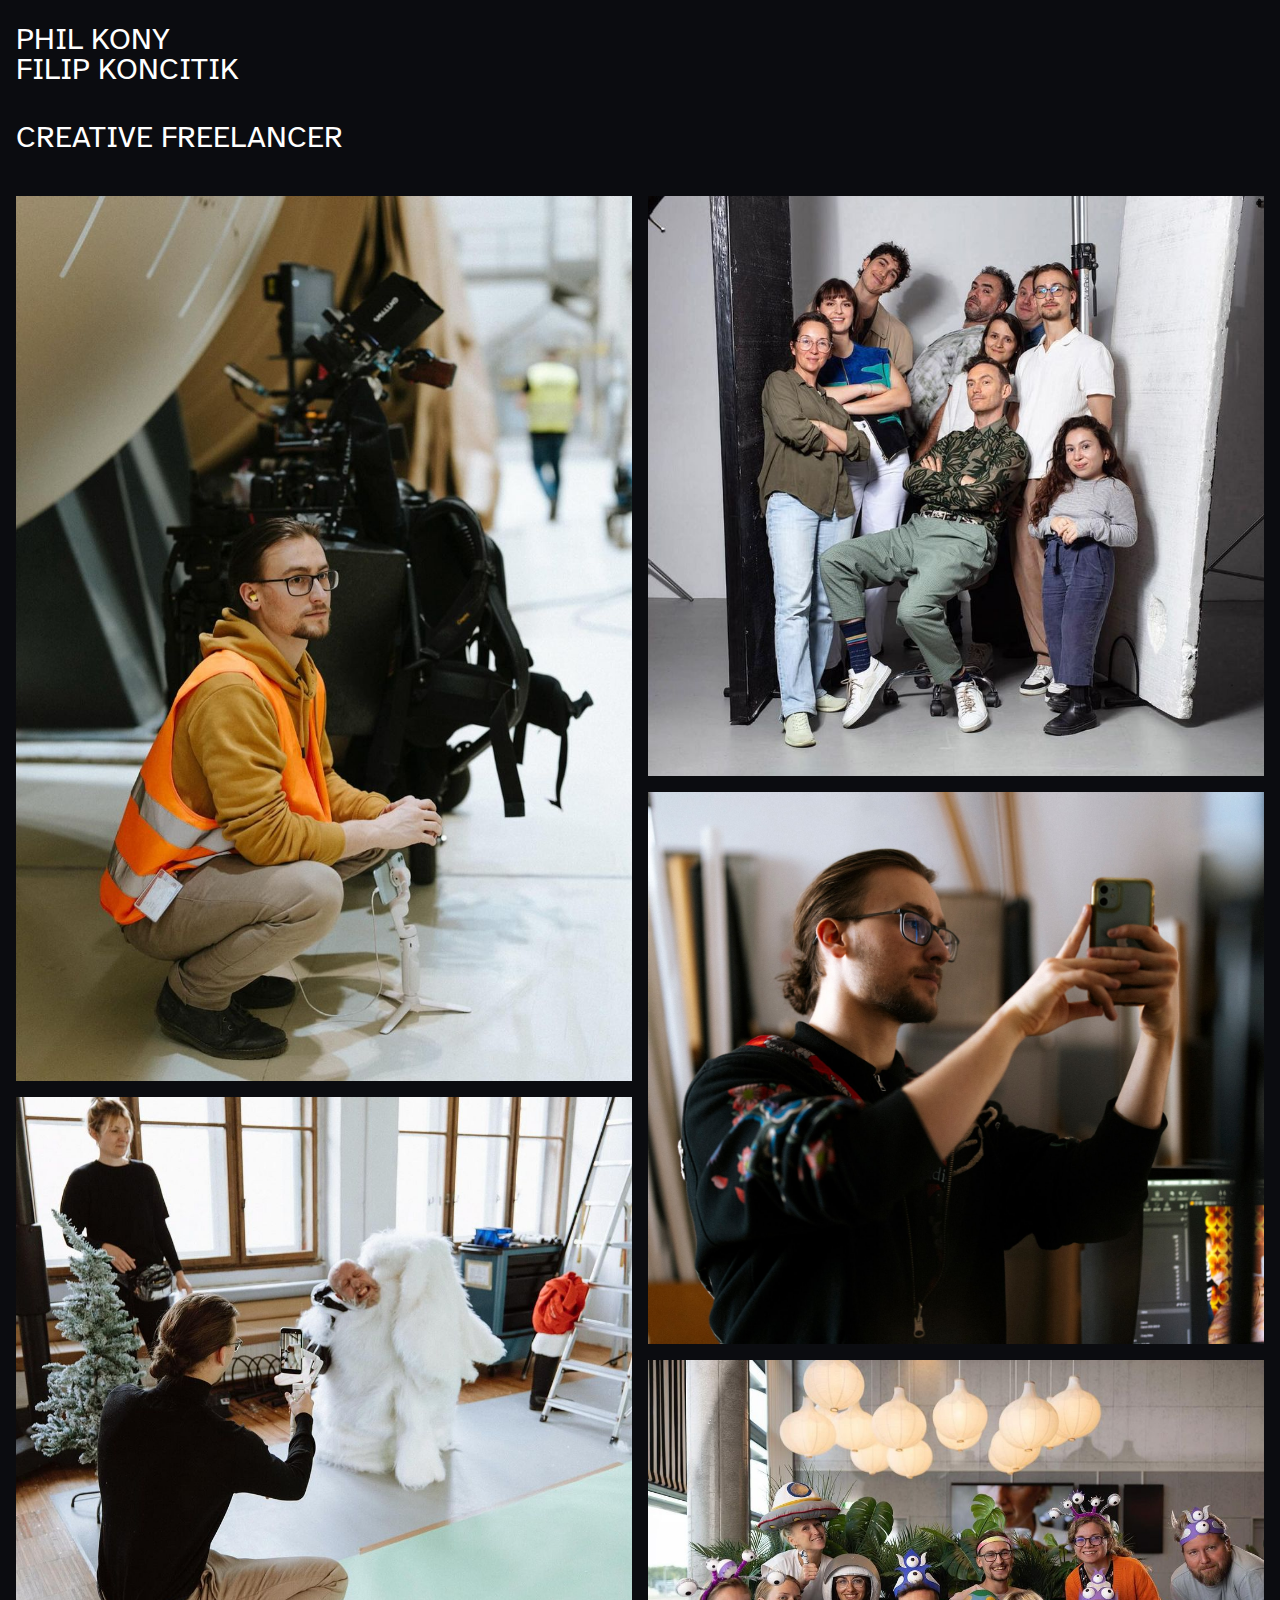
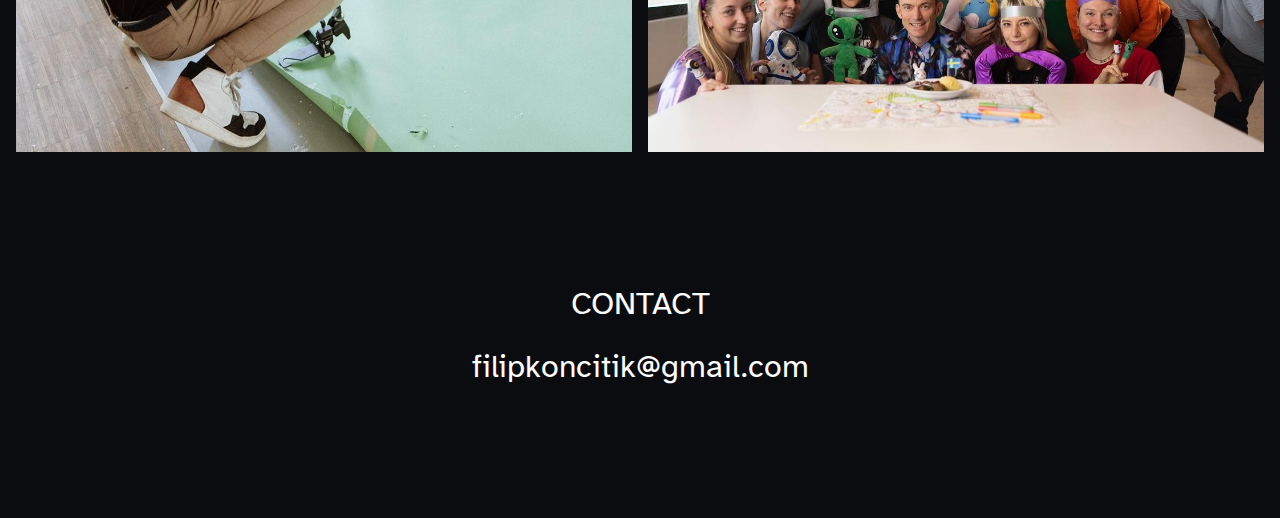
<file: pages/about_me.html>
<!DOCTYPE html>
<html lang="en">
<head>
    <meta charset="UTF-8">
    <meta name="viewport" content="width=device-width, initial-scale=1.0">
    <title>About Me</title>
    <link rel="stylesheet" href="styles/projects.css">
    <link rel="stylesheet" href="styles/about_me.css">
    <link rel="preconnect" href="https://fonts.googleapis.com">
    <link rel="preconnect" href="https://fonts.gstatic.com" crossorigin>
    <link href="https://fonts.googleapis.com/css2?family=Atkinson+Hyperlegible:ital,wght@0,400;0,700;1,400;1,700&display=swap" rel="stylesheet">

</head>
<body>
<div class="project_container">
    <div class="title_container">
        <div class="project_description">
            <h1>PHIL KONY</h1>
            <h2>FILIP KONCITIK</h2>
        </div>
        <div class="deliverables_container">
            <h2>CREATIVE FREELANCER</h2>
            <div class="deliverables_description">
                <br>
                <br>
            </div>
        </div>
        <div class="flex_filler">
        </div>
    </div>
    <div class="grid_container">
        <div class="about_grid">
            <img id="image1" src="../images/about/AM_01.jpg" alt="project">
            <img id="image2" src="../images/about/AM_02.jpg" alt="project">
            <img id="image3" src="../images/about/AM_03.jpg" alt="project">
            <img id="image4" src="../images/about/AM_04.jpg" alt="project">
            <img id="image5" src="../images/about/AM_05.jpg" alt="project">
        </div>
    </div>

</div>
<footer>

    <p>CONTACT</p>
    <p>filipkoncitik@gmail.com</p>

</footer>
</body>
</html>
</file>
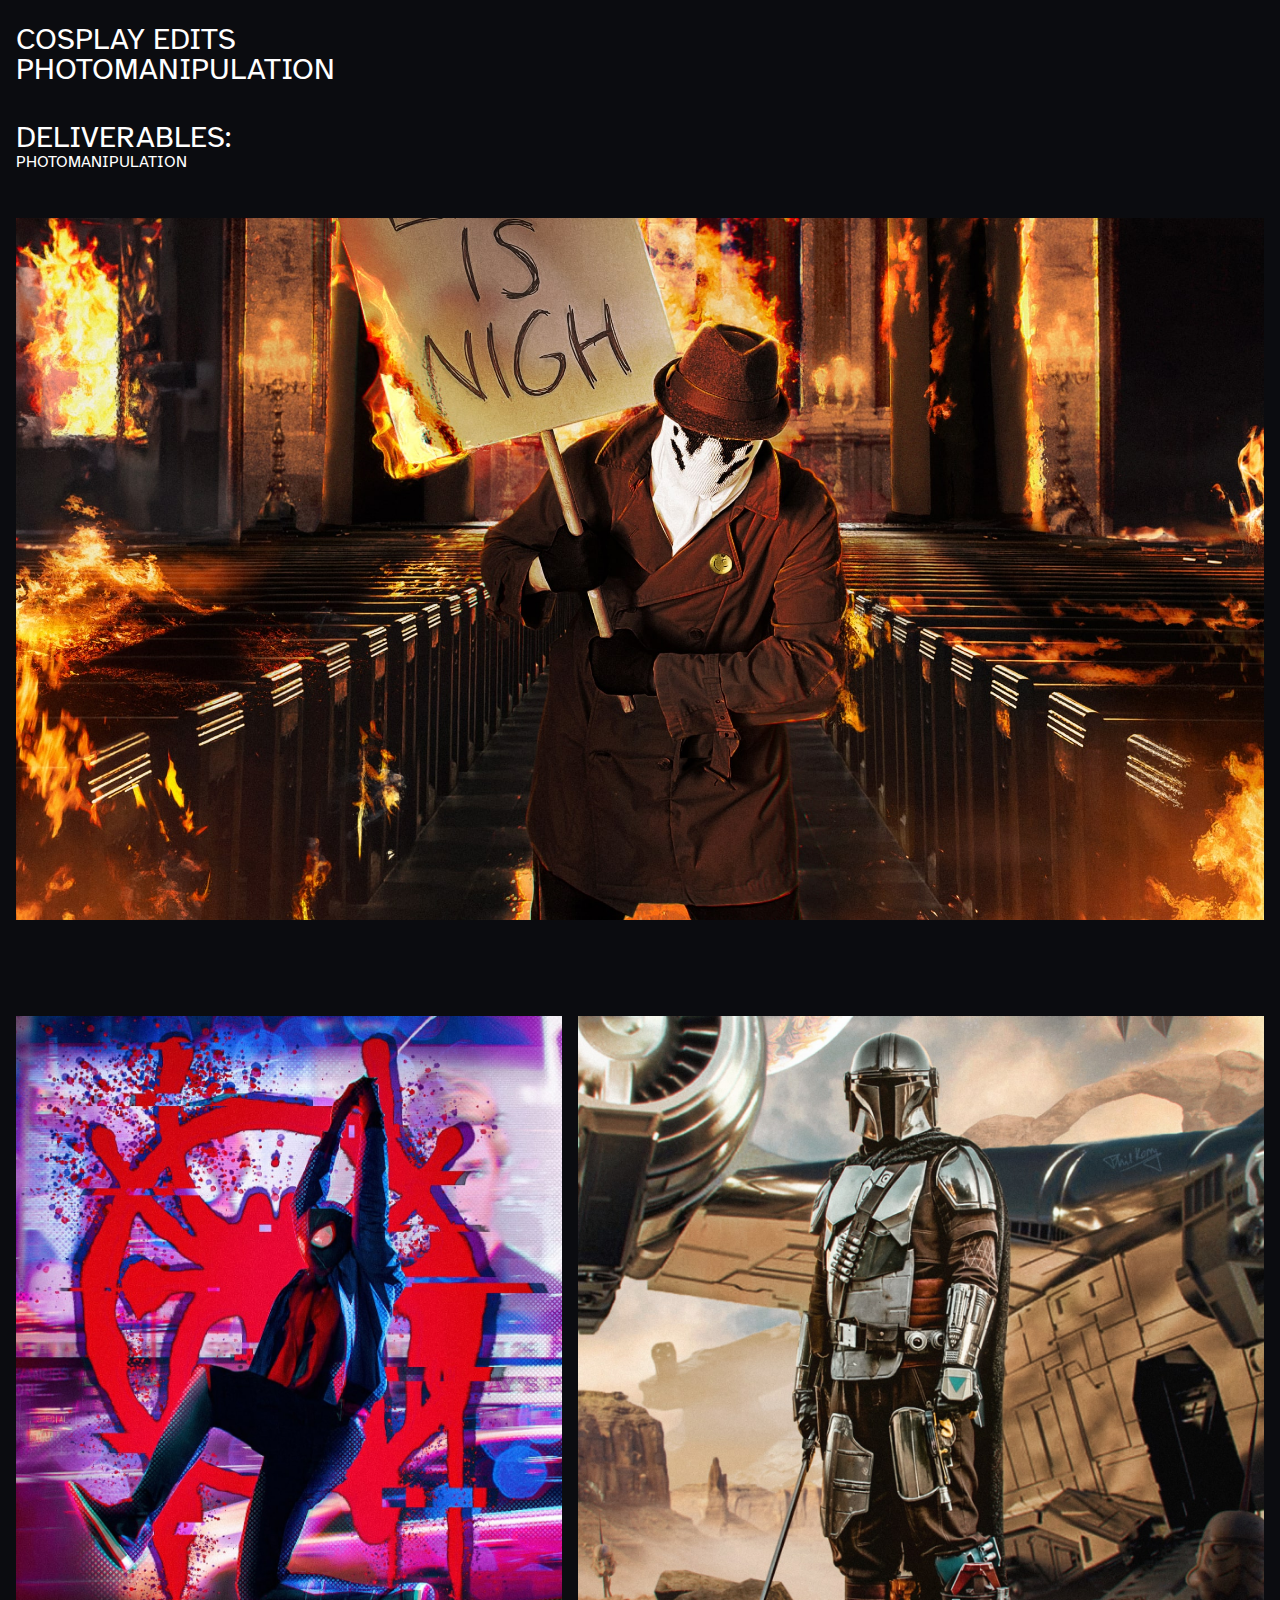
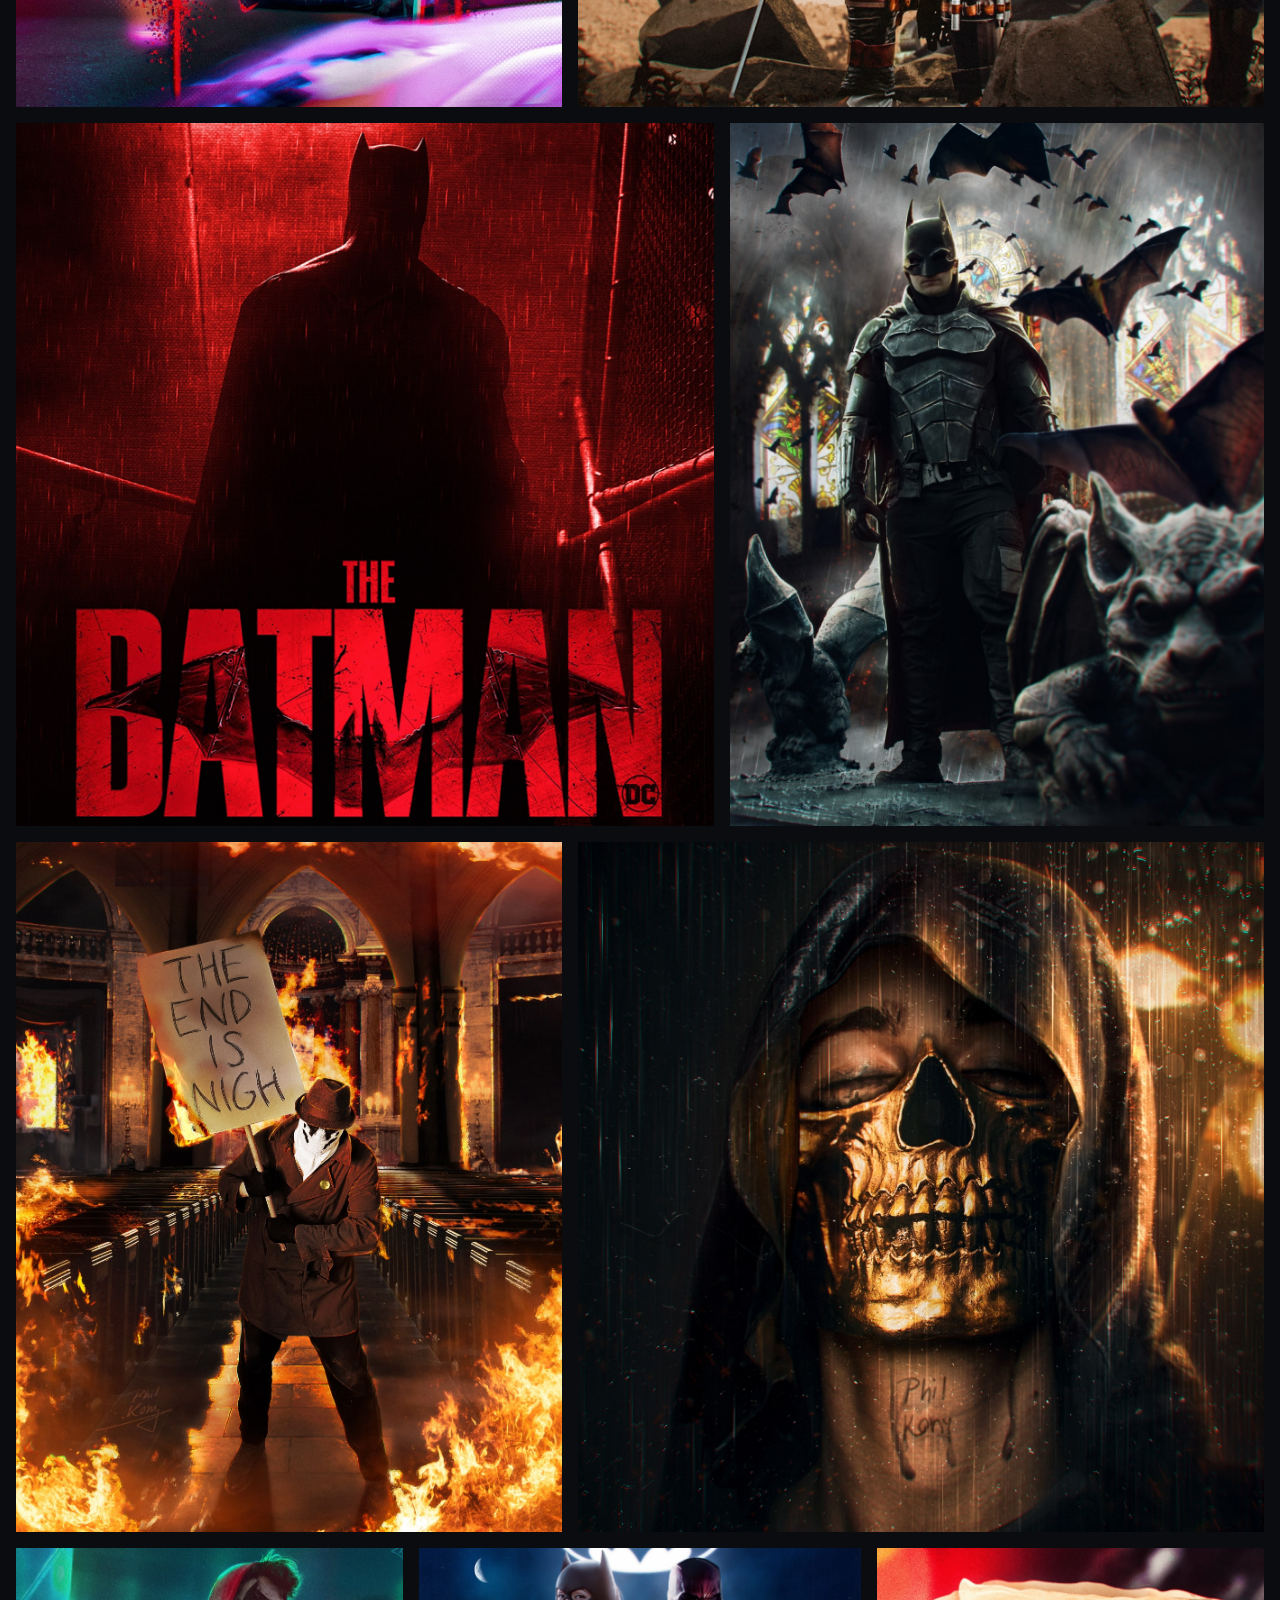
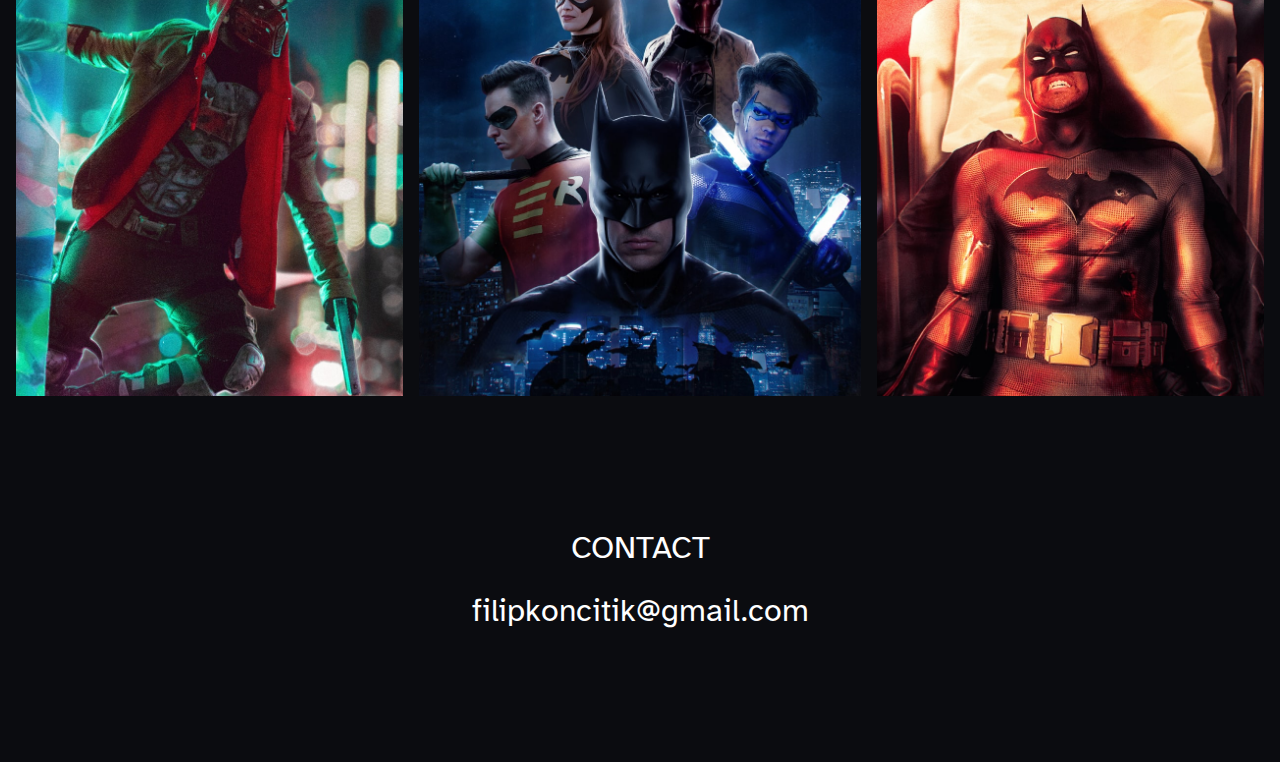
<file: pages/cosplay.html>
<!DOCTYPE html>
<html lang="en">
<head>
    <meta charset="UTF-8">
    <meta name="viewport" content="width=device-width, initial-scale=1.0">
    <title>COSPLAY</title>
    <link rel="stylesheet" href="styles/projects.css">
    <link rel="stylesheet" href="styles/cosplay.css">
    <link rel="preconnect" href="https://fonts.googleapis.com">
    <link rel="preconnect" href="https://fonts.gstatic.com" crossorigin>
    <link href="https://fonts.googleapis.com/css2?family=Atkinson+Hyperlegible:ital,wght@0,400;0,700;1,400;1,700&display=swap" rel="stylesheet">
</head>
<body>
<div class="project_container">
    <div class="title_container">
        <div class="project_description">
            <h1>COSPLAY EDITS</h1>
            <h2>PHOTOMANIPULATION</h2>
        </div>
        <div class="deliverables_container">
            <h2>DELIVERABLES:</h2>
            <div class="deliverables_description">
                <p>PHOTOMANIPULATION</p>
            </div>
        </div>
        <div class="flex_filler">
        </div>
    </div>
    <div class="video_container">
        <img src="../images/cosplay/COSPLAY_MAIN.jpg" alt="Cosplay Header Image">
    </div>
    <div class="grid_container">
        <div class="cosplay_grid">
            <div id="image1" class="comparison_container">
                <img  src="../images/cosplay/COSPLAY_ORIGINAL/COSPLAY_01.jpg" alt="Cosplay 1">
                <img src="../images/cosplay/COSPLAY_HOVER/CHOVER_01.jpg" alt="Cosplay 1 Hover">
            </div>
            <div id="image2" class="comparison_container">
                <img src="../images/cosplay/COSPLAY_ORIGINAL/COSPLAY_02.jpg" alt="Cosplay 2">
                <img src="../images/cosplay/COSPLAY_HOVER/CHOVER_02.jpg" alt="Cosplay 2 Hover"/>
            </div>
            <div id="image3" class="comparison_container">
                <img src="../images/cosplay/COSPLAY_ORIGINAL/COSPLAY_03.jpg" alt="Cosplay 3">
                <img src="../images/cosplay/COSPLAY_ORIGINAL/COSPLAY_03.jpg" alt="Cosplay 3 Hover">
            </div>
            <div id="image4" class="comparison_container">
                <img src="../images/cosplay/COSPLAY_ORIGINAL/COSPLAY_04.jpg" alt="Cosplay 4">
                <img src="../images/cosplay/COSPLAY_HOVER/CHOVER_04.jpg" alt="Cosplay 4 Hover"/>
            </div>
            <div id="image5" class="comparison_container">
                <img src="../images/cosplay/COSPLAY_ORIGINAL/COSPLAY_05.jpg" alt="Cosplay 5">
                <img src="../images/cosplay/COSPLAY_HOVER/CHOVER_05.jpg" alt="Cosplay 5 Hover"/>
            </div>
            <div id="image6" class="comparison_container">
                <img src="../images/cosplay/COSPLAY_ORIGINAL/COSPLAY_06.jpg" alt="Cosplay 6">
                <img src="../images/cosplay/COSPLAY_HOVER/CHOVER_06.jpg" alt="Cosplay 6 Hover"/>
            </div>
            <div id="image7" class="comparison_container">
                <img src="../images/cosplay/COSPLAY_ORIGINAL/COSPLAY_07.jpg" alt="Cosplay 7">
                <img src="../images/cosplay/COSPLAY_HOVER/CHOVER_07.jpg" alt="Cosplay 7 Hover"/>
            </div>
            <div id="image8" class="comparison_container">
                <img src="../images/cosplay/COSPLAY_ORIGINAL/COSPLAY_08.jpg" alt="Cosplay 8">
                <img src="../images/cosplay/COSPLAY_HOVER/CHOVER_08.jpg" alt="Cosplay 8 Hover"/>
            </div>
            <div id="image9" class="comparison_container">
                <img src="../images/cosplay/COSPLAY_ORIGINAL/COSPLAY_09.jpg" alt="Cosplay 9">
                <img src="../images/cosplay/COSPLAY_HOVER/CHOVER_09.jpg" alt="Cosplay 9 Hover"/>
            </div>
        </div>
    </div>

</div>
<footer>

    <p>CONTACT</p>
    <p>filipkoncitik@gmail.com</p>

</footer>
</body>
</html>
</file>
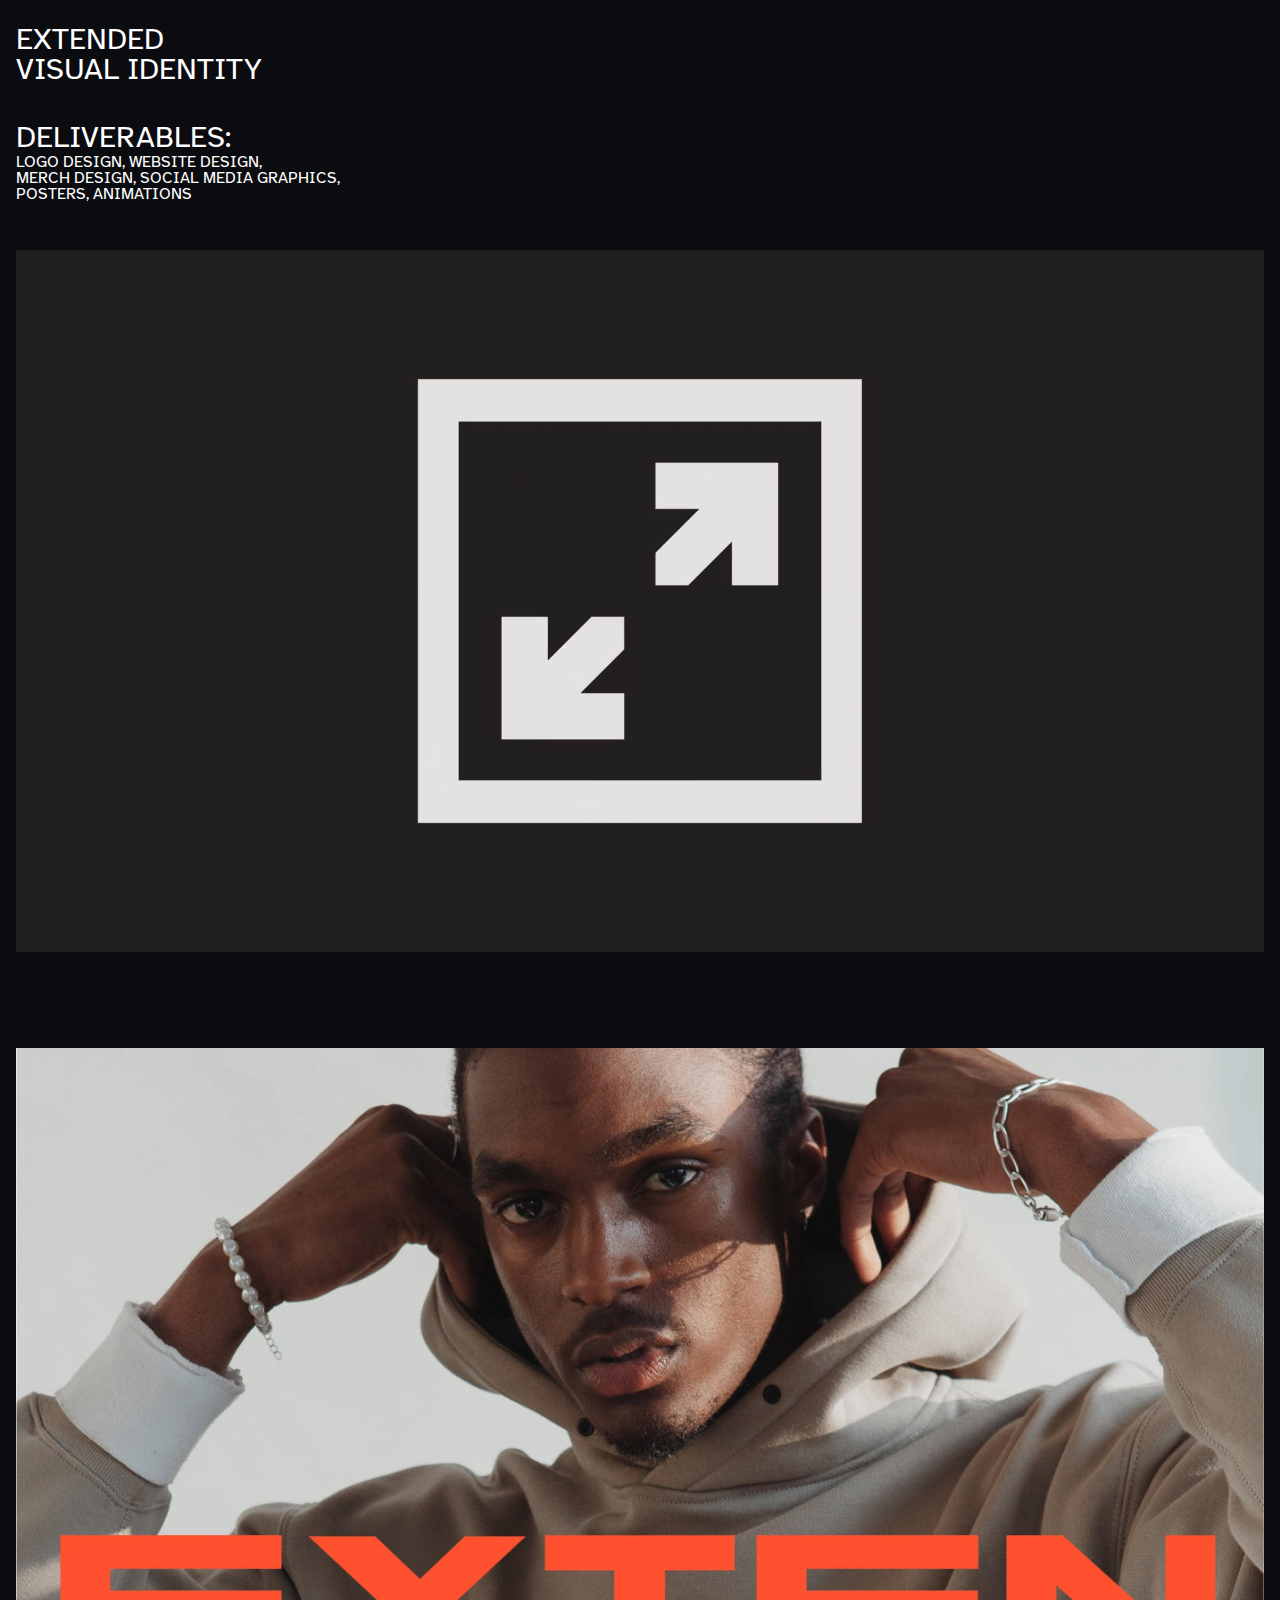
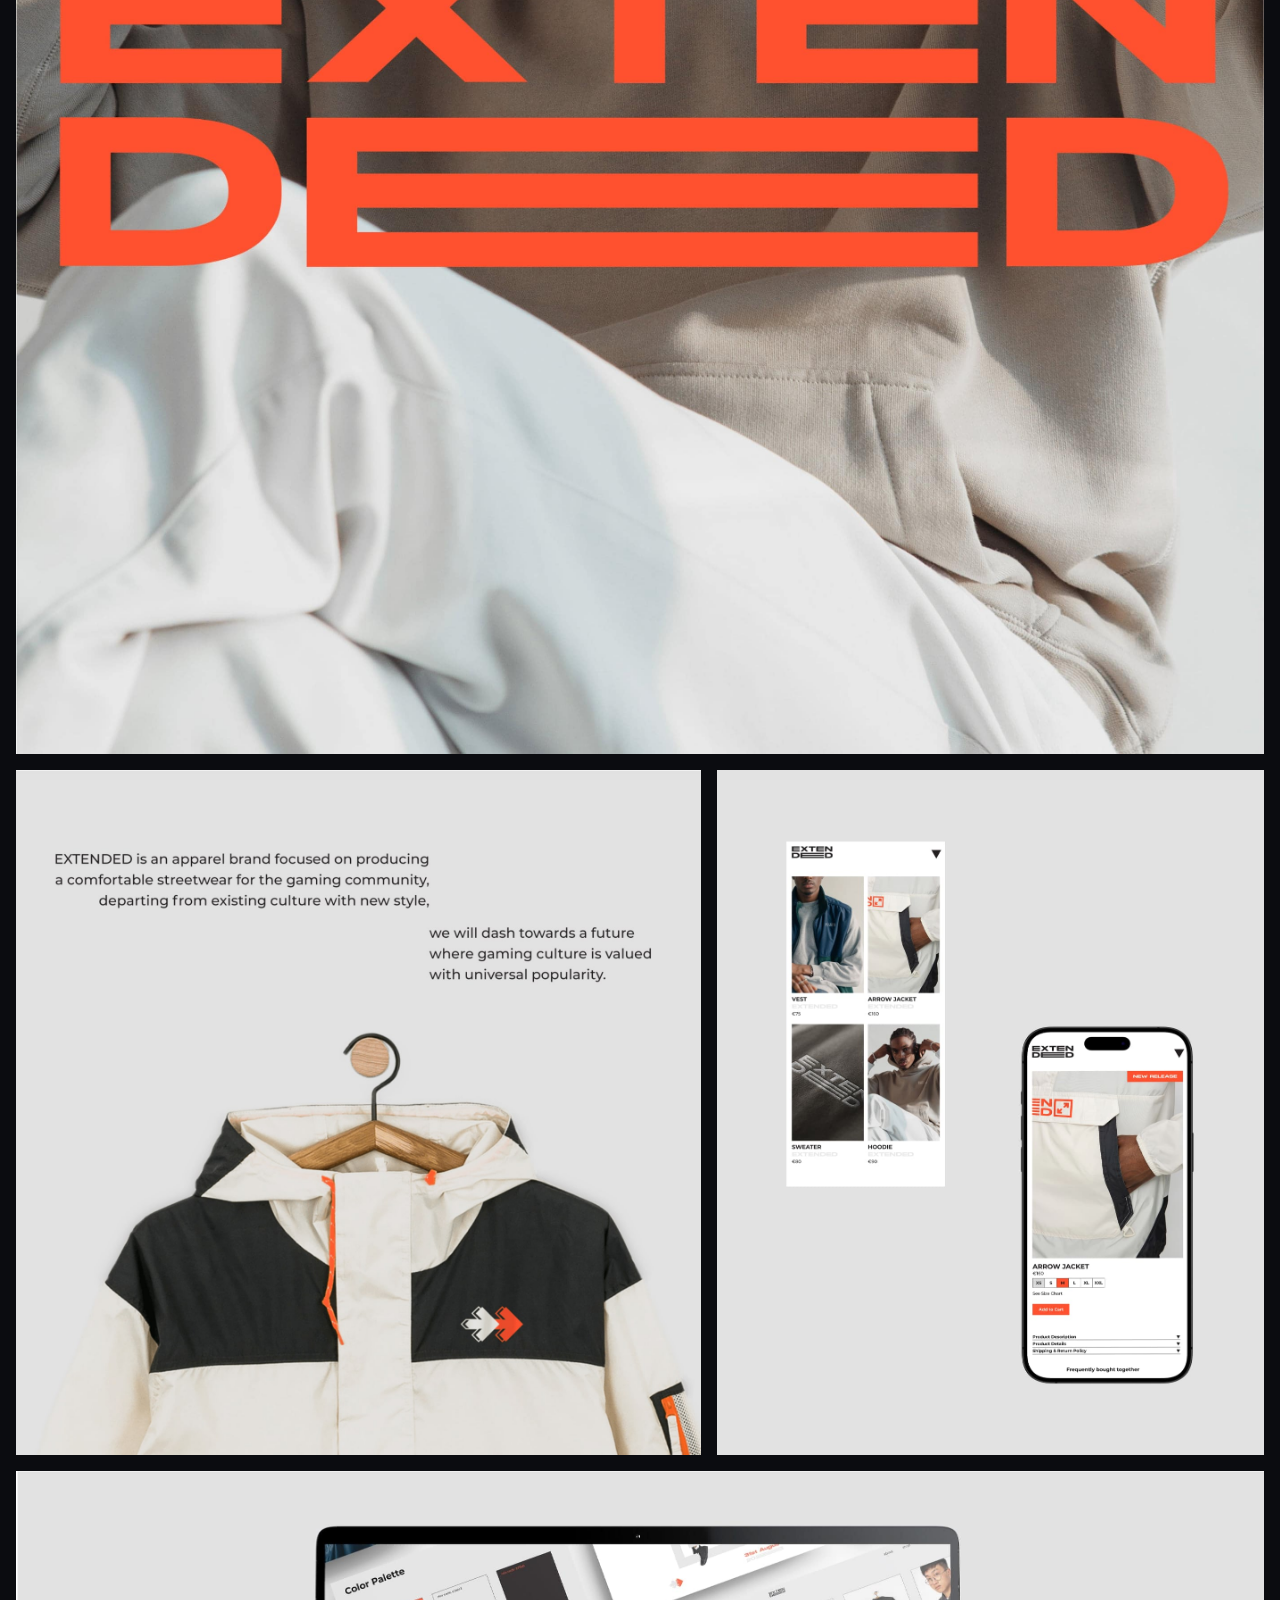
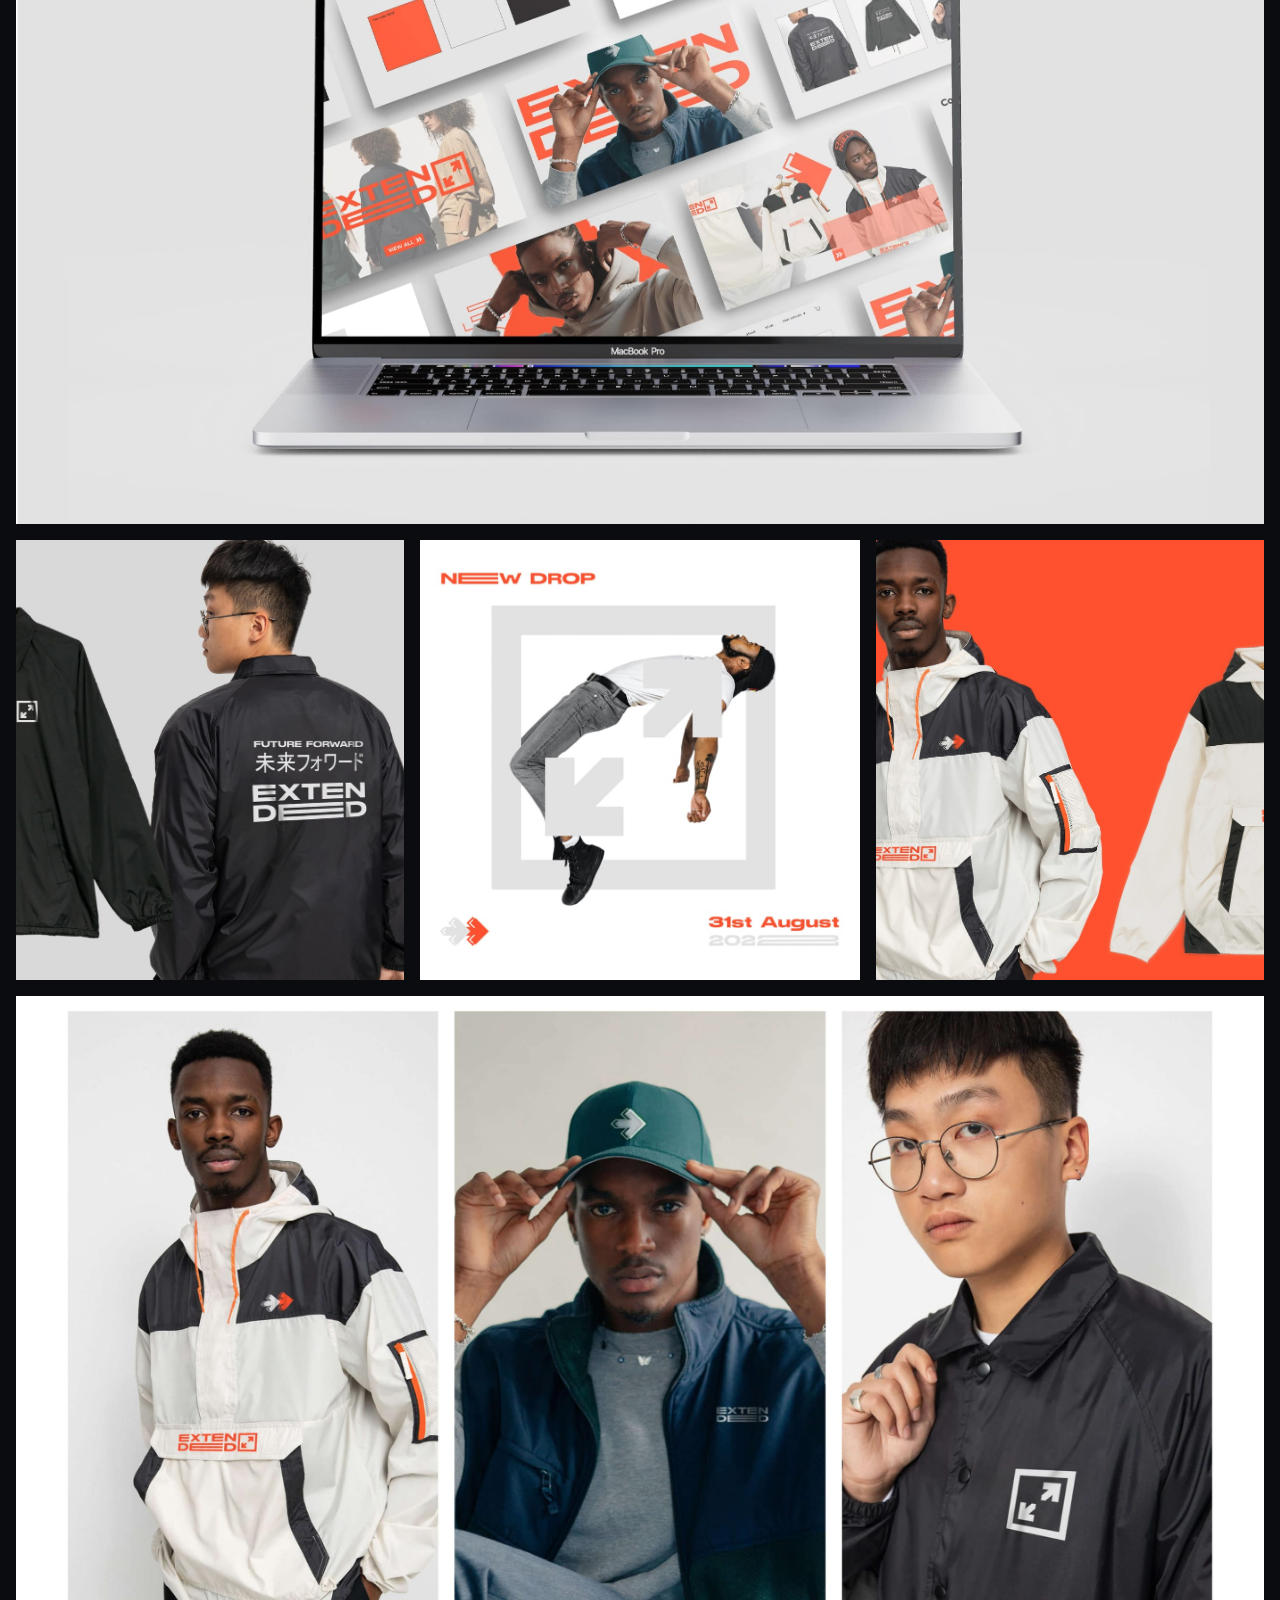
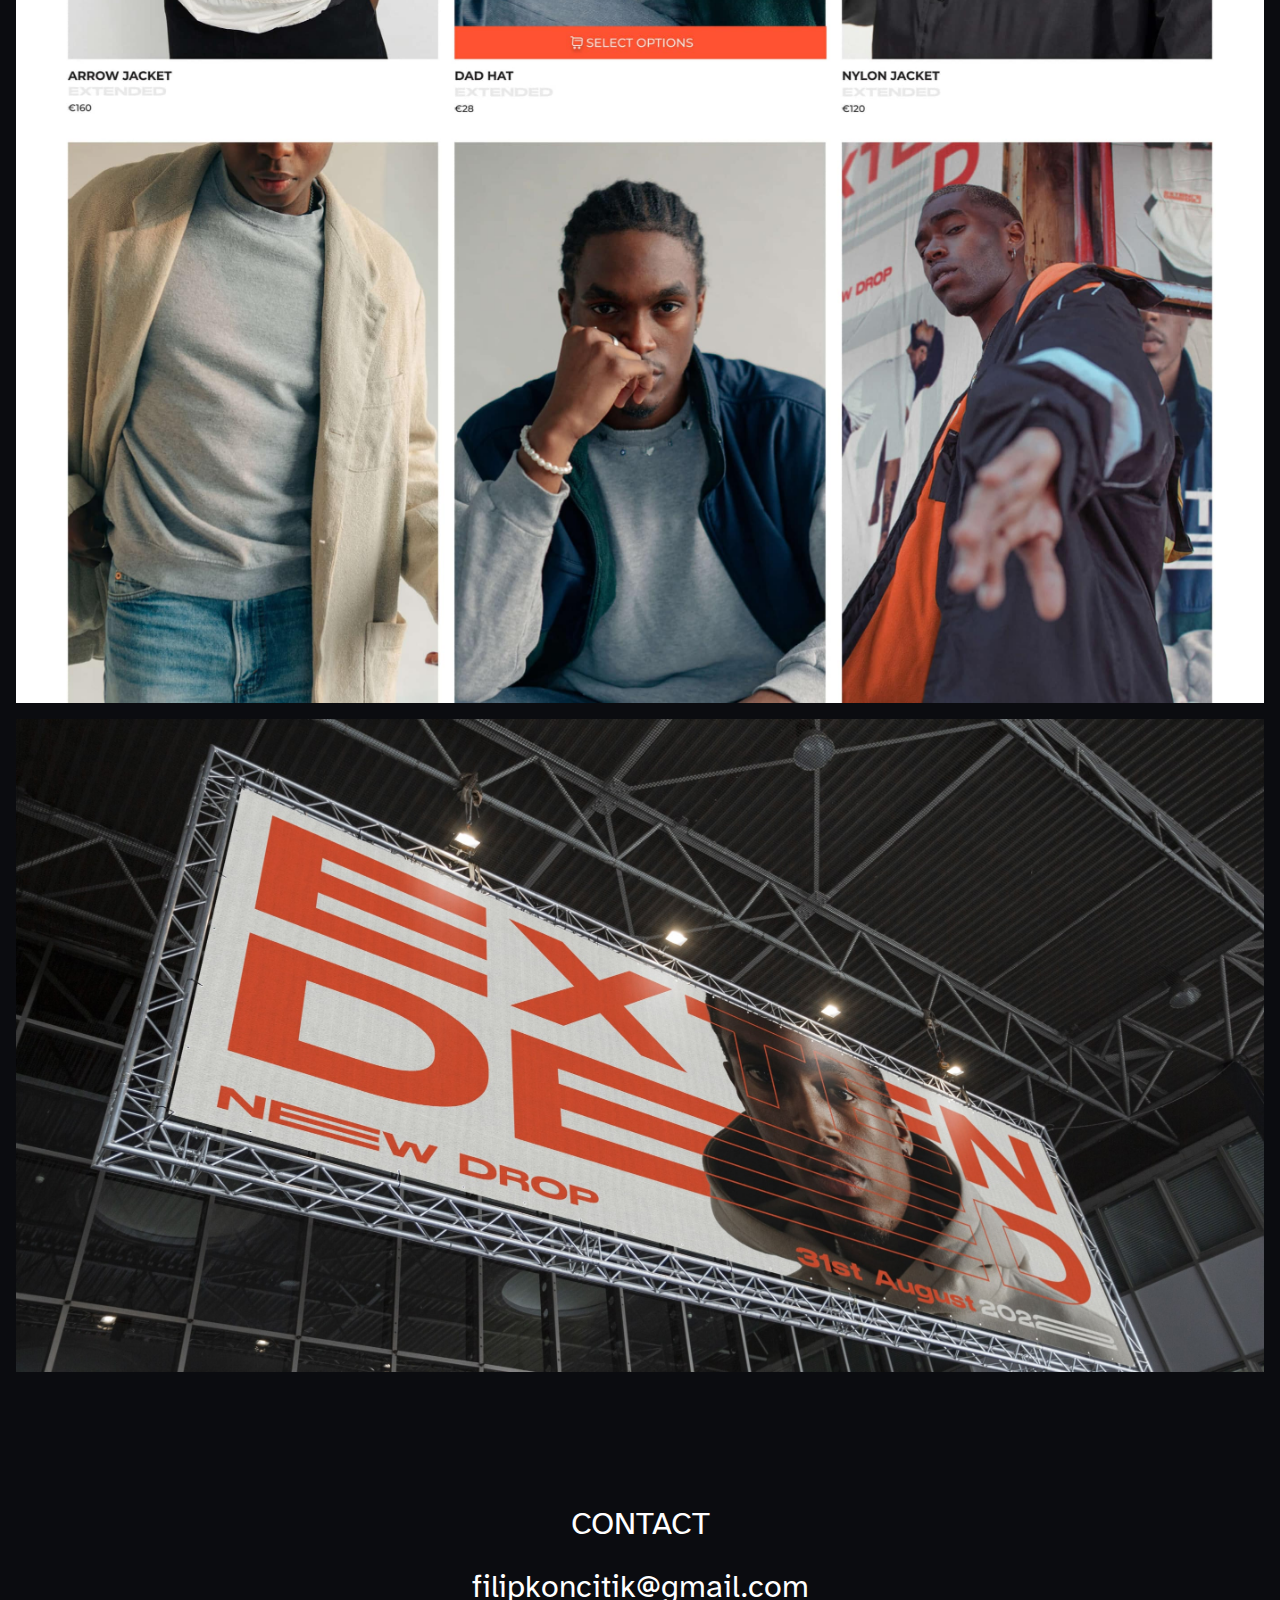
<file: pages/extended.html>
<!DOCTYPE html>
<html lang="en">
<head>
    <meta charset="UTF-8">
    <meta name="viewport" content="width=device-width, initial-scale=1.0">
    <title>EXTENDED</title>
    <link rel="stylesheet" href="styles/projects.css">
    <link rel="stylesheet" href="styles/extended.css">
    <link rel="preconnect" href="https://fonts.googleapis.com">
    <link rel="preconnect" href="https://fonts.gstatic.com" crossorigin>
    <link href="https://fonts.googleapis.com/css2?family=Atkinson+Hyperlegible:ital,wght@0,400;0,700;1,400;1,700&display=swap" rel="stylesheet">
</head>
<body>
<div class="project_container">
    <div class="title_container">
        <div class="project_description">
            <h1>EXTENDED</h1>
            <h2>VISUAL IDENTITY</h2>
        </div>
        <div class="deliverables_container">
            <h2>DELIVERABLES:</h2>
            <div class="deliverables_description">
                <p>LOGO DESIGN, WEBSITE DESIGN,</p>
                <p>MERCH DESIGN, SOCIAL MEDIA GRAPHICS,</p>
                <p>POSTERS, ANIMATIONS</p>
            </div>
        </div>
        <div class="flex_filler">
        </div>
    </div>
    <div class="video_container">
        <video autoplay muted loop playsinline>
            <source src="../images/extended/EXTENDED.mp4" type="video/mp4">
            Your browser does not support the video tag.
        </video>
    </div>
    <div class="grid_container">
        <div class="extended_grid">
            <img id="image1" src="../images/extended/EXTENDED_01.jpg" alt="Extended 1">
            <img id="image2" src="../images/extended/EXTENDED_02.jpg" alt="Extended 2">
            <img id="image3" src="../images/extended/EXTENDED_03.jpg" alt="Extended 3">
            <img id="image4" src="../images/extended/EXTENDED_04.jpg" alt="Extended 4">
            <img id="image5" src="../images/extended/EXTENDED_05.jpg" alt="Extended 5">
            <img id="image6" src="../images/extended/EXTENDED_06.jpg" alt="Extended 6">
            <img id="image7" src="../images/extended/EXTENDED_07.jpg" alt="Extended 7">
            <img id="image8" src="../images/extended/EXTENDED_08.jpg" alt="Extended 8">
            <img id="image9" src="../images/extended/EXTENDED_09.jpg" alt="Extended 9">
        </div>
    </div>

</div>
<footer>

    <p>CONTACT</p>
    <p>filipkoncitik@gmail.com</p>

</footer>
</body>
</html>
</file>
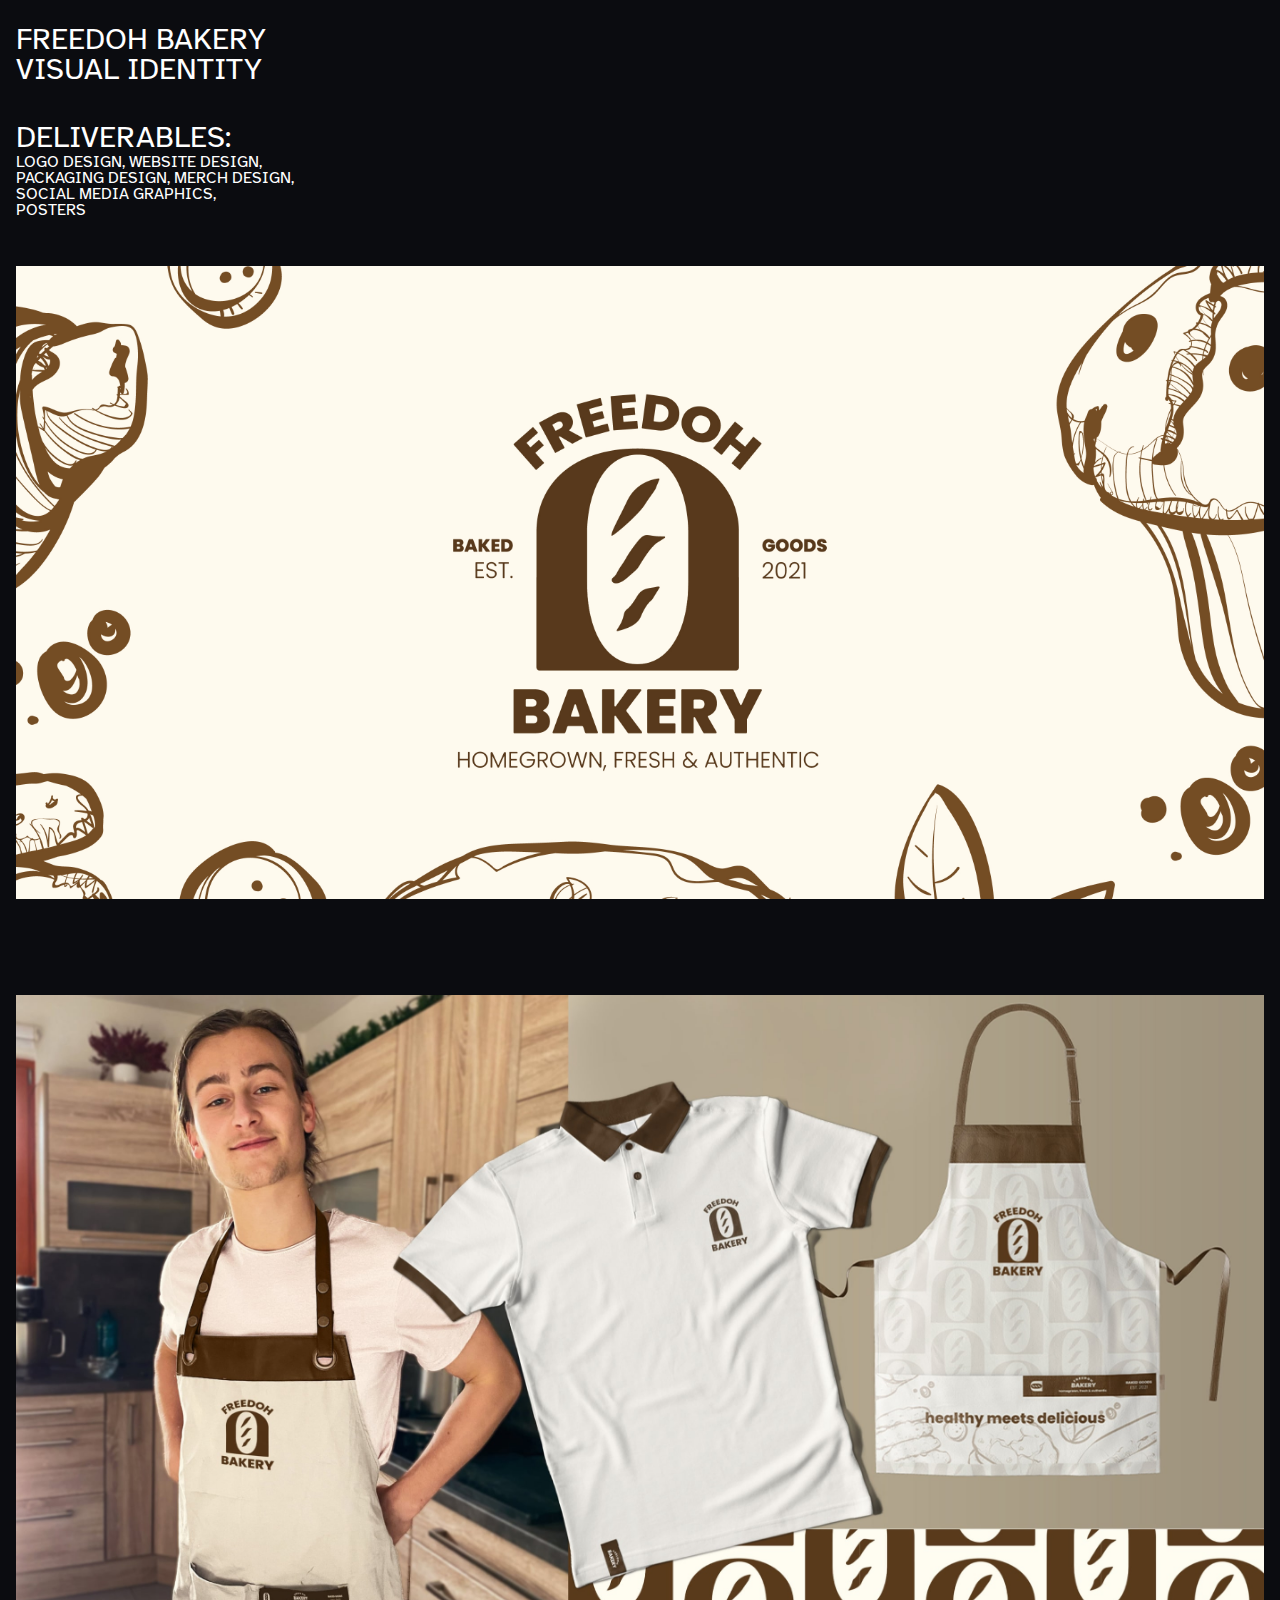
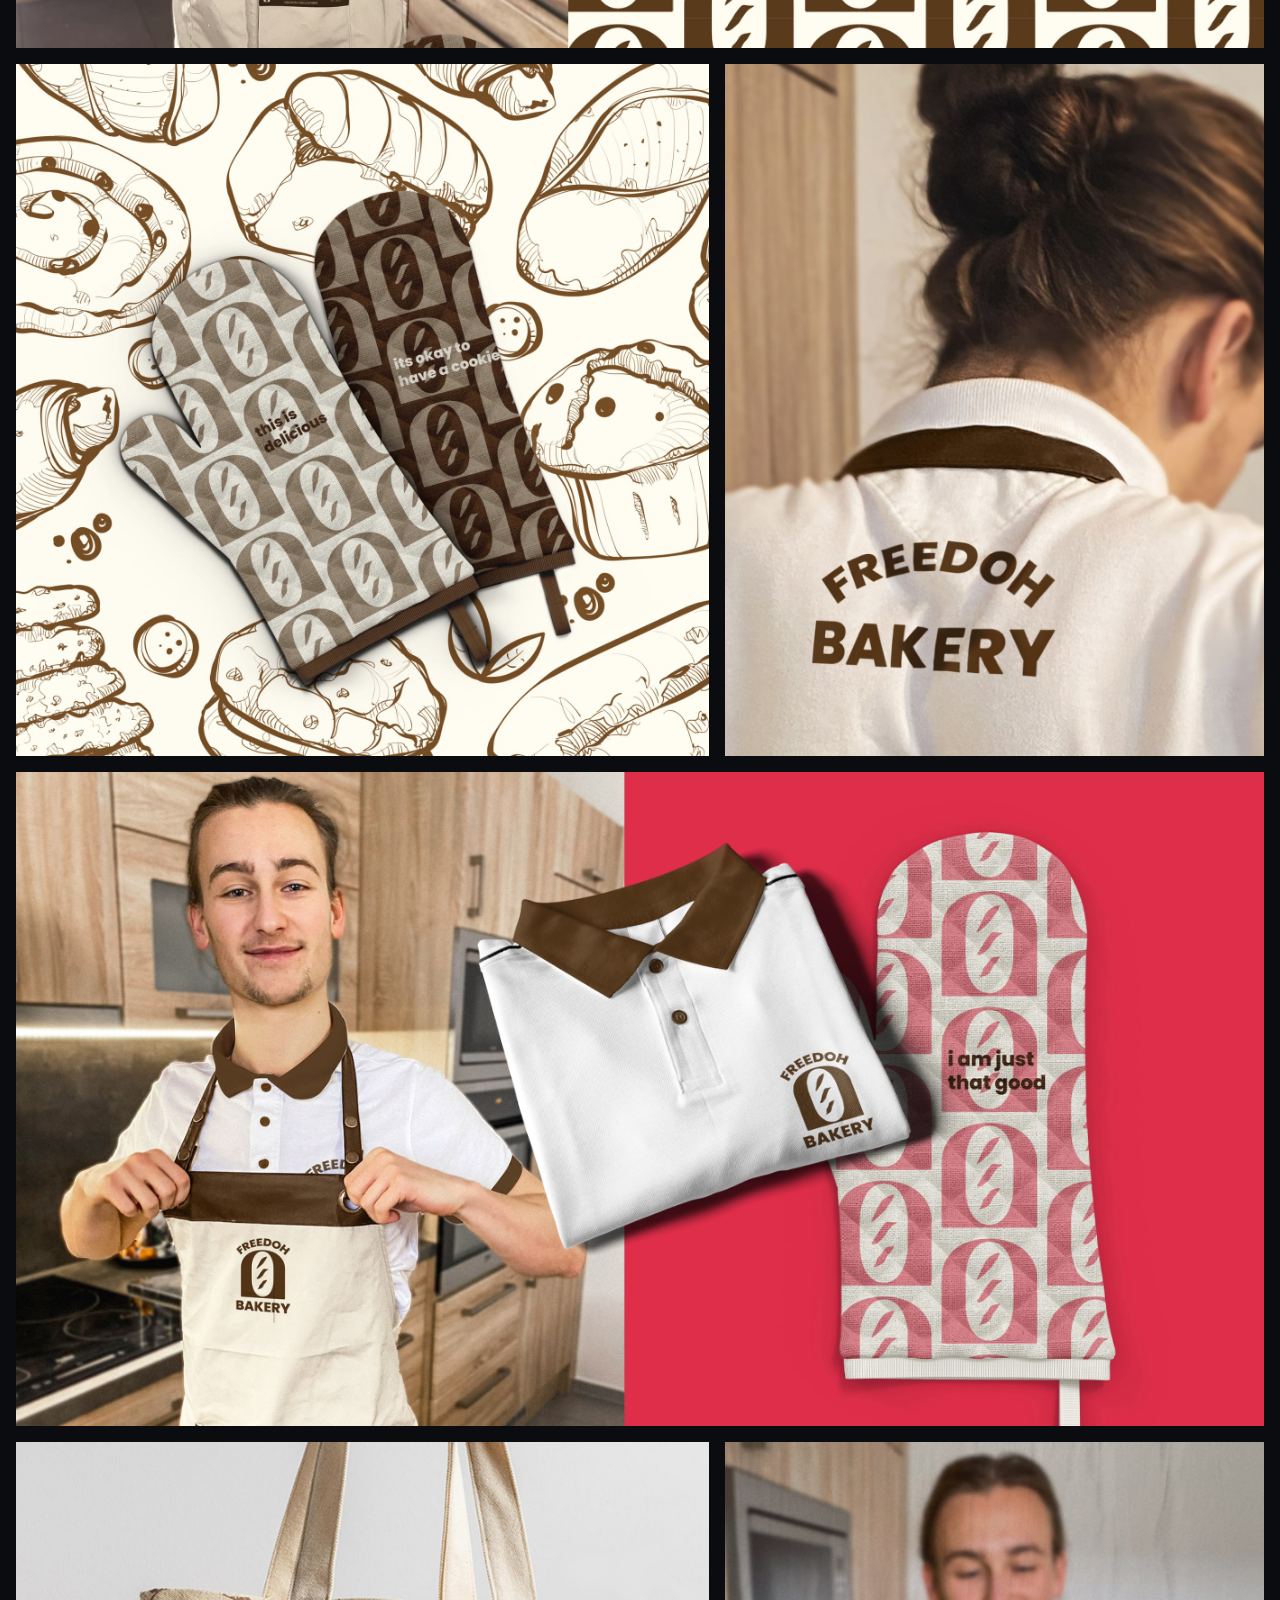
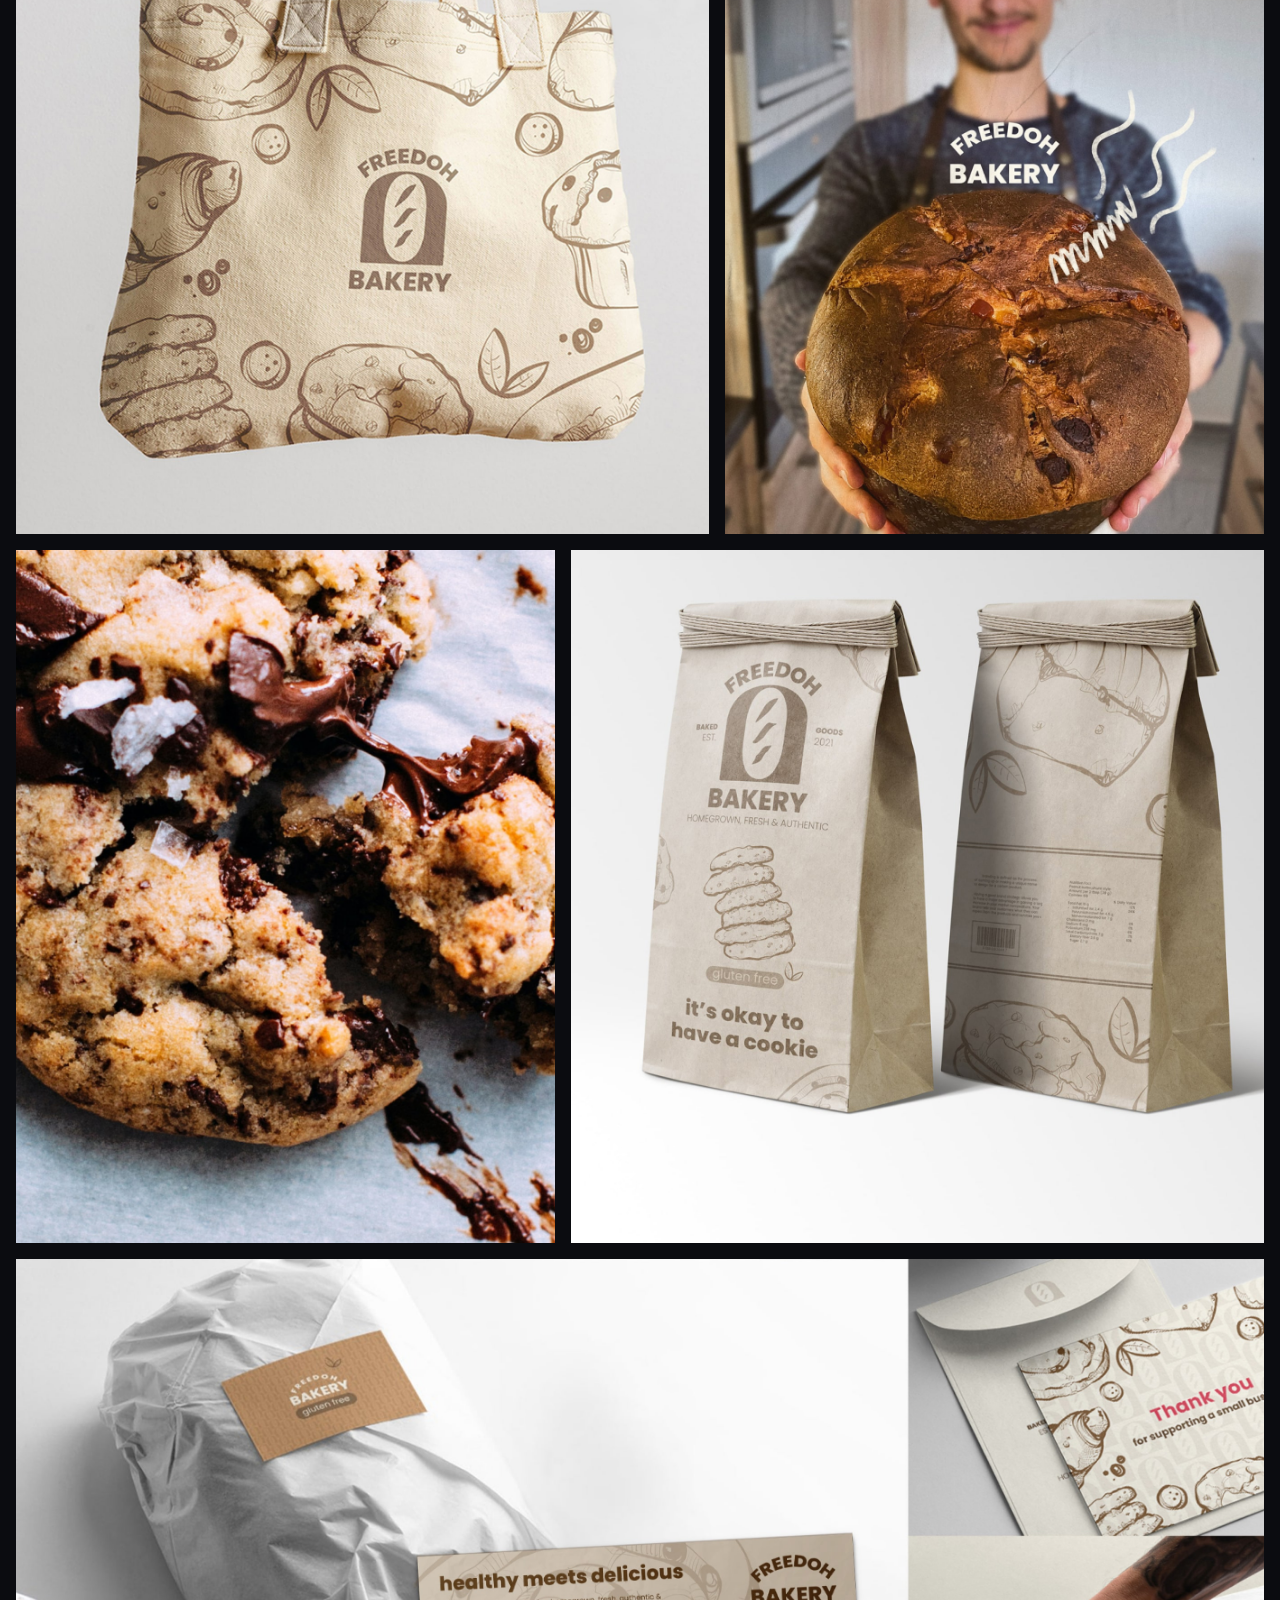
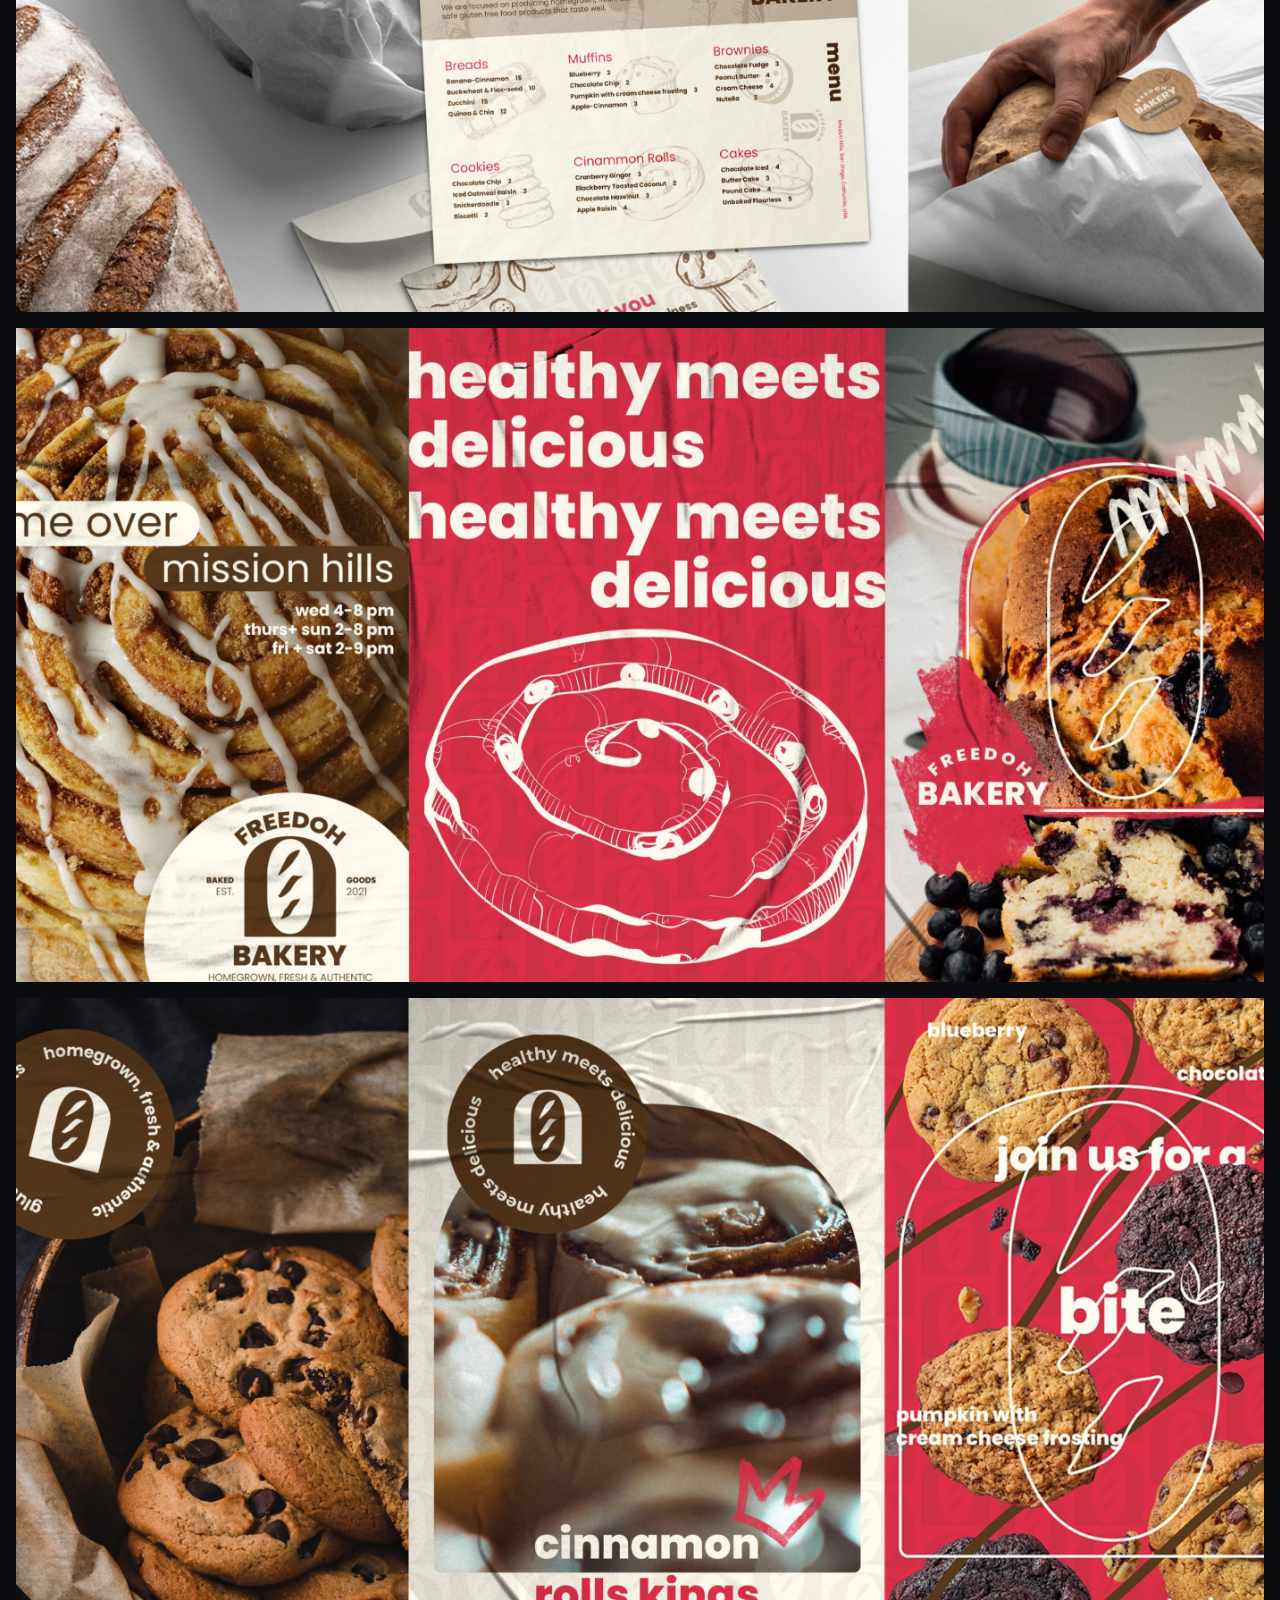
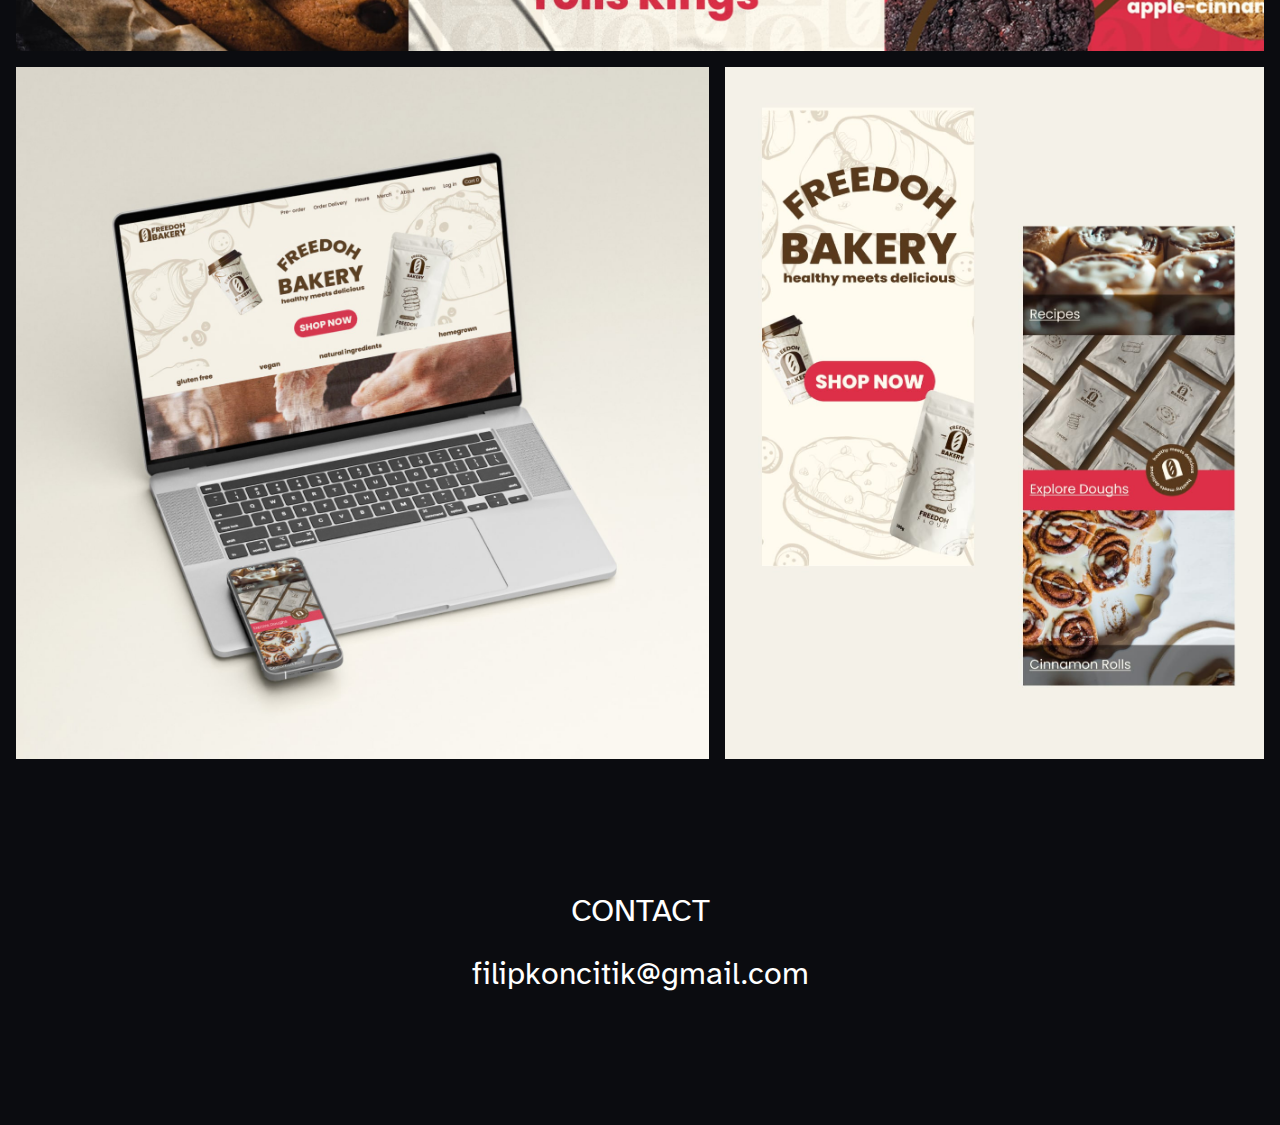
<file: pages/freedoh.html>
<!DOCTYPE html>
<html lang="en">
<head>
    <meta charset="UTF-8">
    <meta name="viewport" content="width=device-width, initial-scale=1.0">
    <title>FREEDOH BAKERY</title>
    <link rel="stylesheet" href="styles/projects.css">
    <link rel="stylesheet" href="styles/freedoh.css">
    <link rel="preconnect" href="https://fonts.googleapis.com">
    <link rel="preconnect" href="https://fonts.gstatic.com" crossorigin>
    <link href="https://fonts.googleapis.com/css2?family=Atkinson+Hyperlegible:ital,wght@0,400;0,700;1,400;1,700&display=swap" rel="stylesheet">
</head>
<body>
<div class="project_container">
    <div class="title_container">
        <div class="project_description">
            <h1>FREEDOH BAKERY</h1>
            <h2>VISUAL IDENTITY</h2>
        </div>
        <div class="deliverables_container">
            <h2>DELIVERABLES:</h2>
            <div class="deliverables_description">
                <p>LOGO DESIGN, WEBSITE DESIGN,</p>
                <p>PACKAGING DESIGN, MERCH DESIGN,</p>
                <p>SOCIAL MEDIA GRAPHICS,</p>
                <p>POSTERS</p>
            </div>
        </div>
        <div class="flex_filler">
        </div>
    </div>
    <div class="video_container">
        <img src="../images/freedoh/BAKERY_00.jpg" alt="Freedoh Bakery Header Image">
    </div>
    <div class="grid_container">
        <div class="freedoh_grid">
            <img id="image1" src="../images/freedoh/BAKERY_01.jpg" alt="Freedoh 1">
            <img id="image2" src="../images/freedoh/BAKERY_02.jpg" alt="Freedoh 2">
            <img id="image3" src="../images/freedoh/BAKERY_03.jpg" alt="Freedoh 3">
            <img id="image4" src="../images/freedoh/BAKERY_04.jpg" alt="Freedoh 4">
            <img id="image5" src="../images/freedoh/BAKERY_05.jpg" alt="Freedoh 5">
            <img id="image6" src="../images/freedoh/BAKERY_06.jpg" alt="Freedoh 6">
            <img id="image7" src="../images/freedoh/BAKERY_07.jpg" alt="Freedoh 7">
            <img id="image8" src="../images/freedoh/BAKERY_08.jpg" alt="Freedoh 8">
            <img id="image9" src="../images/freedoh/BAKERY_09.jpg" alt="Freedoh 9">
            <img id="image10" src="../images/freedoh/BAKERY_10.jpg" alt="Freedoh 10">
            <img id="image11" src="../images/freedoh/BAKERY_11.jpg" alt="Freedoh 11">
            <img id="image12" src="../images/freedoh/BAKERY_12.jpg" alt="Freedoh 12">
            <img id="image13" src="../images/freedoh/BAKERY_13.jpg" alt="Freedoh 13">
        </div>
    </div>

</div>
<footer>

    <p>CONTACT</p>
    <p>filipkoncitik@gmail.com</p>

</footer>
</body>
</html>
</file>
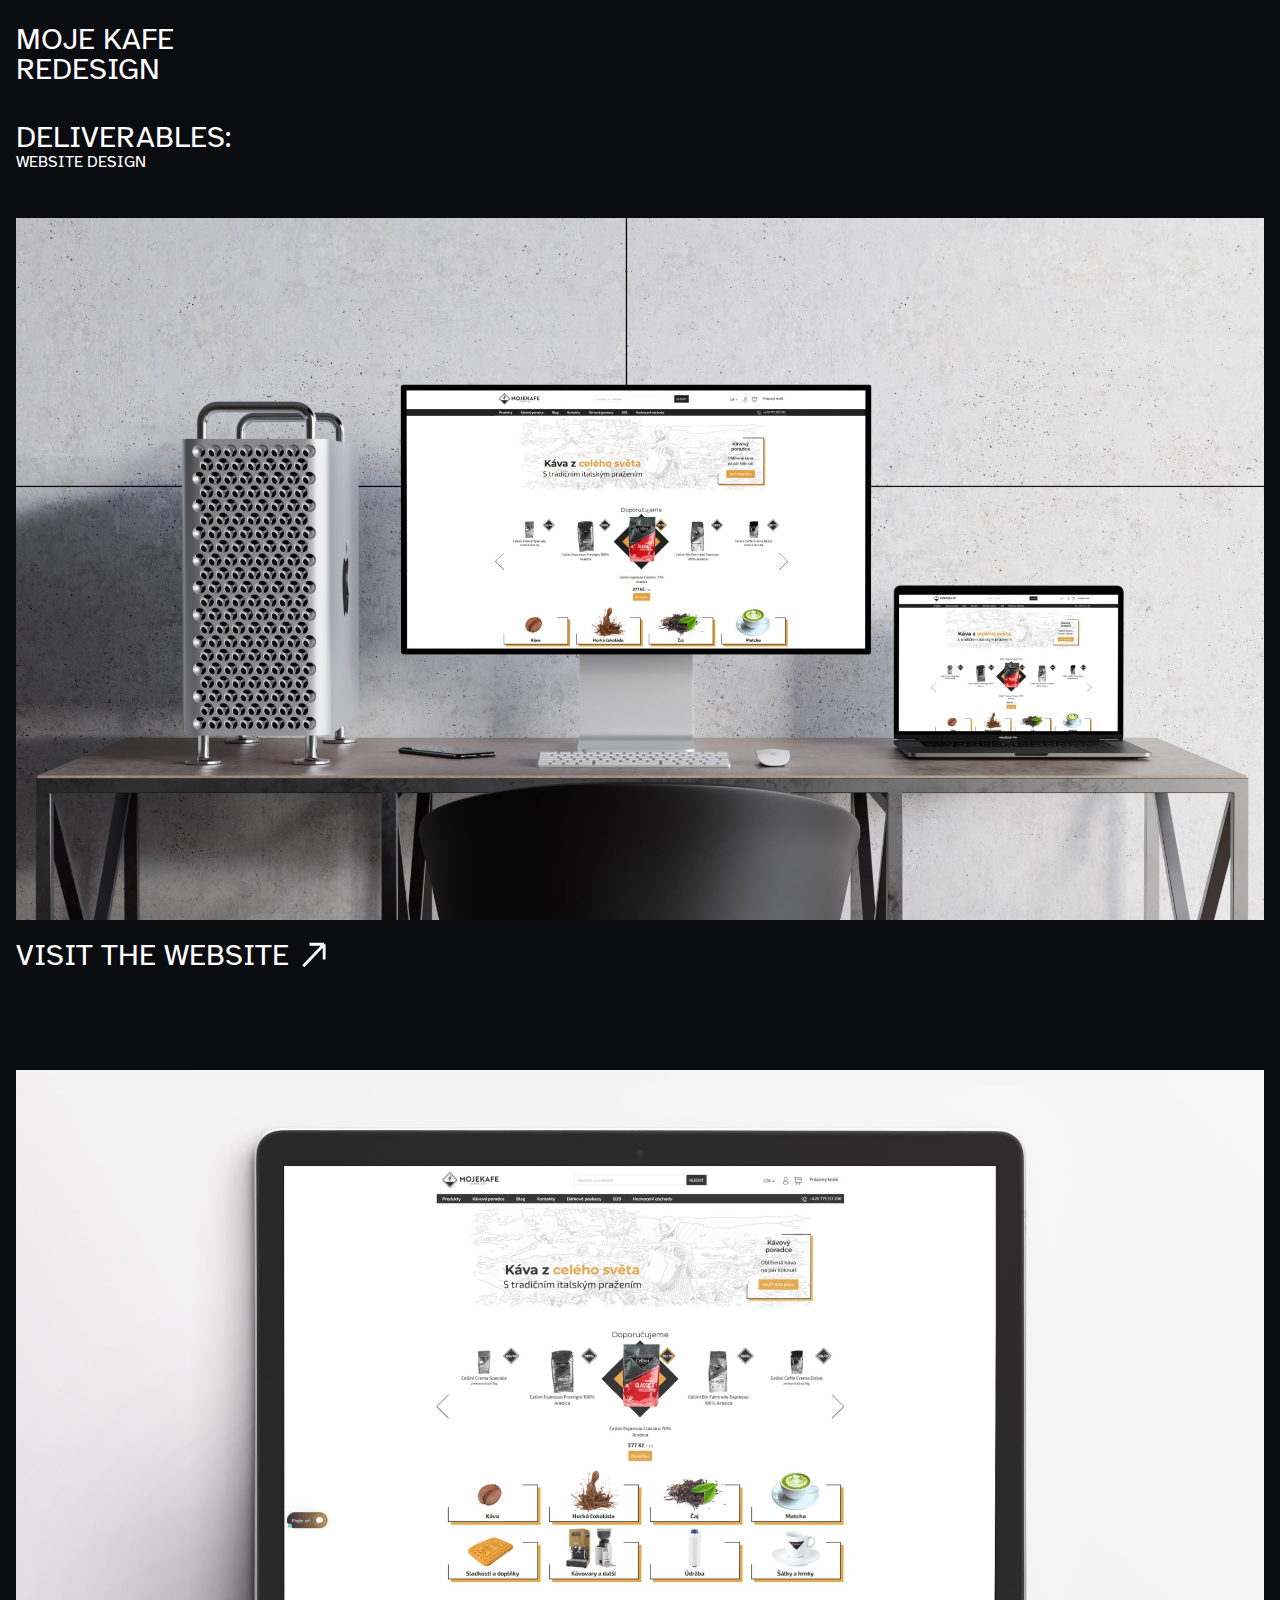
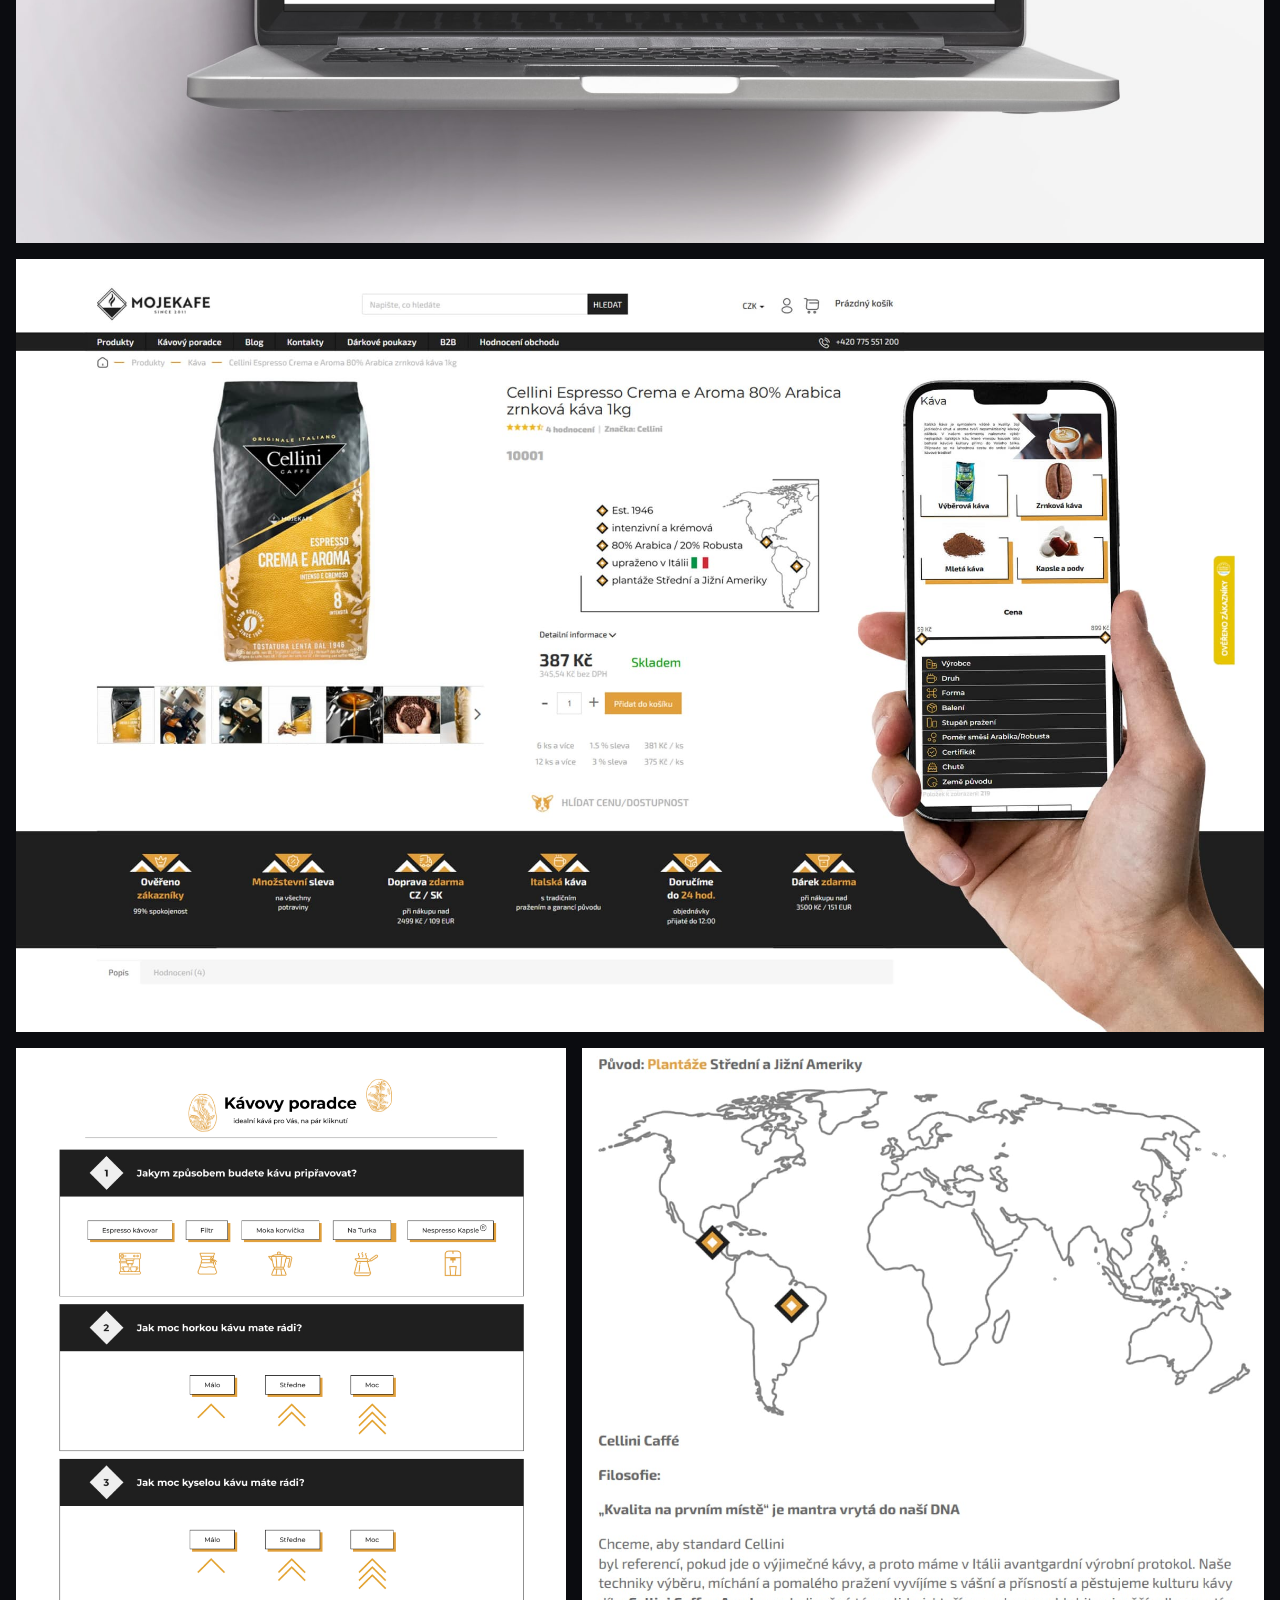
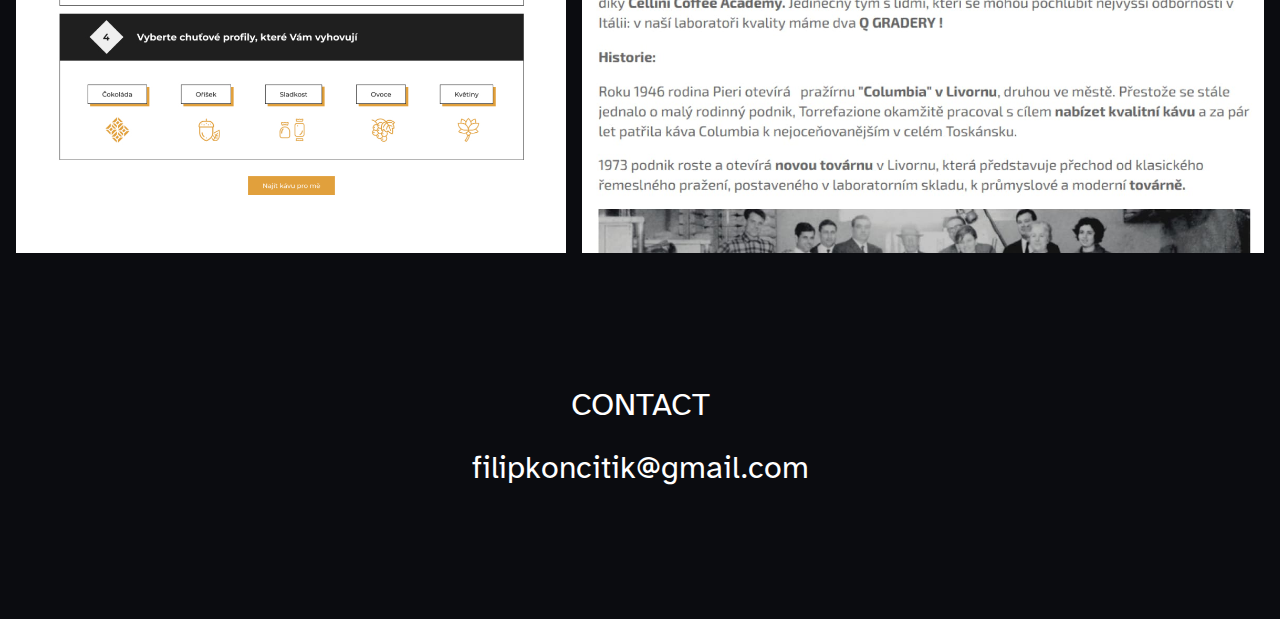
<file: pages/mojekafe.html>
<!DOCTYPE html>
<html lang="en">
<head>
    <meta charset="UTF-8">
    <meta name="viewport" content="width=device-width, initial-scale=1.0">
    <title>MOJE KAFE</title>
    <link rel="stylesheet" href="styles/projects.css">
    <link rel="stylesheet" href="styles/mojekafe.css">
    <link rel="preconnect" href="https://fonts.googleapis.com">
    <link rel="preconnect" href="https://fonts.gstatic.com" crossorigin>
    <link href="https://fonts.googleapis.com/css2?family=Atkinson+Hyperlegible:ital,wght@0,400;0,700;1,400;1,700&display=swap" rel="stylesheet">
</head>
<body>
<div class="project_container">
    <div class="title_container">
        <div class="project_description">
            <h1>MOJE KAFE</h1>
            <h2>REDESIGN</h2>
        </div>
        <div class="deliverables_container">
            <h2>DELIVERABLES:</h2>
            <div class="deliverables_description">
                <p>WEBSITE DESIGN</p>
            </div>
        </div>
        <div class="flex_filler">
        </div>
    </div>
    <div class="video_container">
        <img src="../images/mojekafe/KAFE_00.jpg" alt="Mojekafe Header Image">
        <div class="visit_container">
            <a href="https://mojekafe.cz" target="_blank">
                <div class="link_container">
                    <h2>VISIT THE WEBSITE</h2>
                    <img src="../images/arrow.svg" alt="arrow">
                </div>

            </a>
        </div>
    </div>
    <div class="grid_container">
        <div class="mojekafe_grid">
            <img id="image1" src="../images/mojekafe/KAFE_01.jpg" alt="Mojekafe 1">
            <img id="image2" src="../images/mojekafe/KAFE_02.jpg" alt="Mojekafe 2">
            <img id="image3" src="../images/mojekafe/KAFE_03.jpg" alt="Mojekafe 3">
            <img id="image4" src="../images/mojekafe/KAFE_04.jpg" alt="Mojekafe 4">
        </div>
    </div>

</div>
<footer>

    <p>CONTACT</p>
    <p>filipkoncitik@gmail.com</p>

</footer>
</body>
</html>
</file>
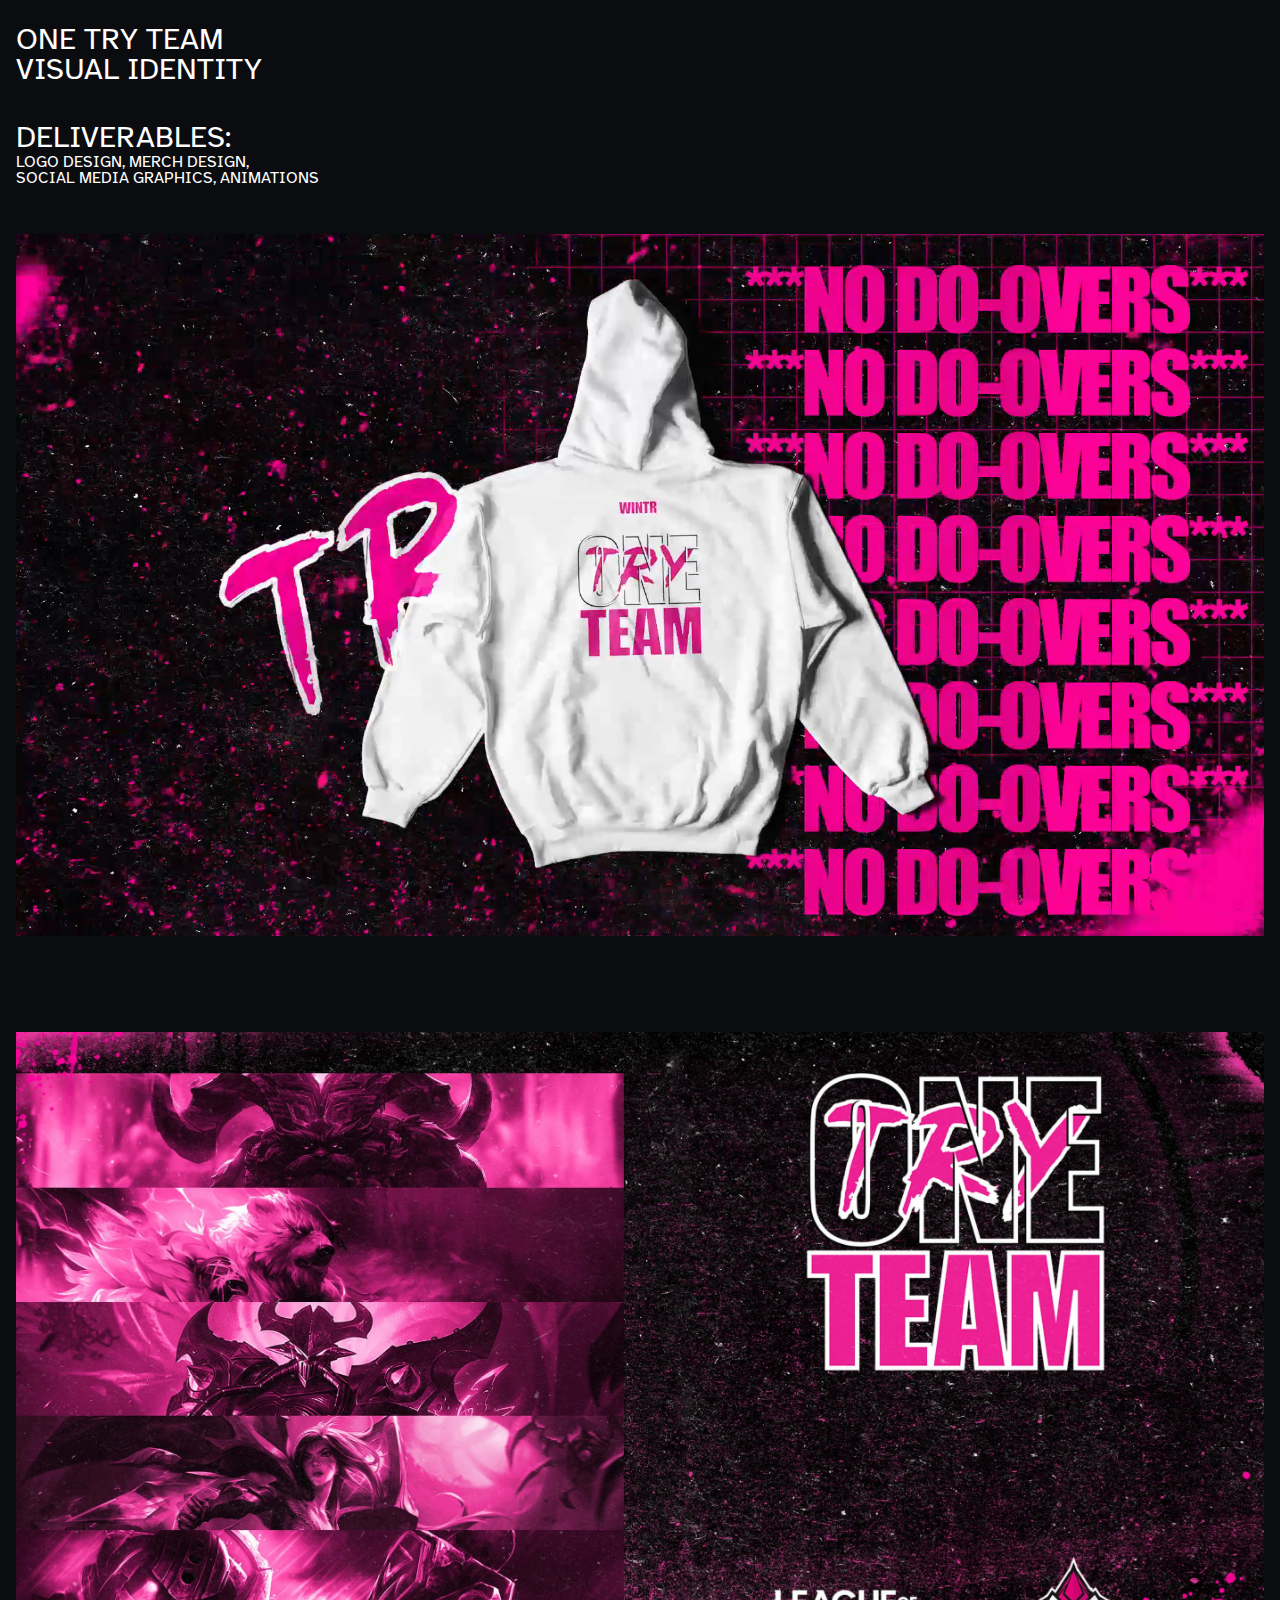
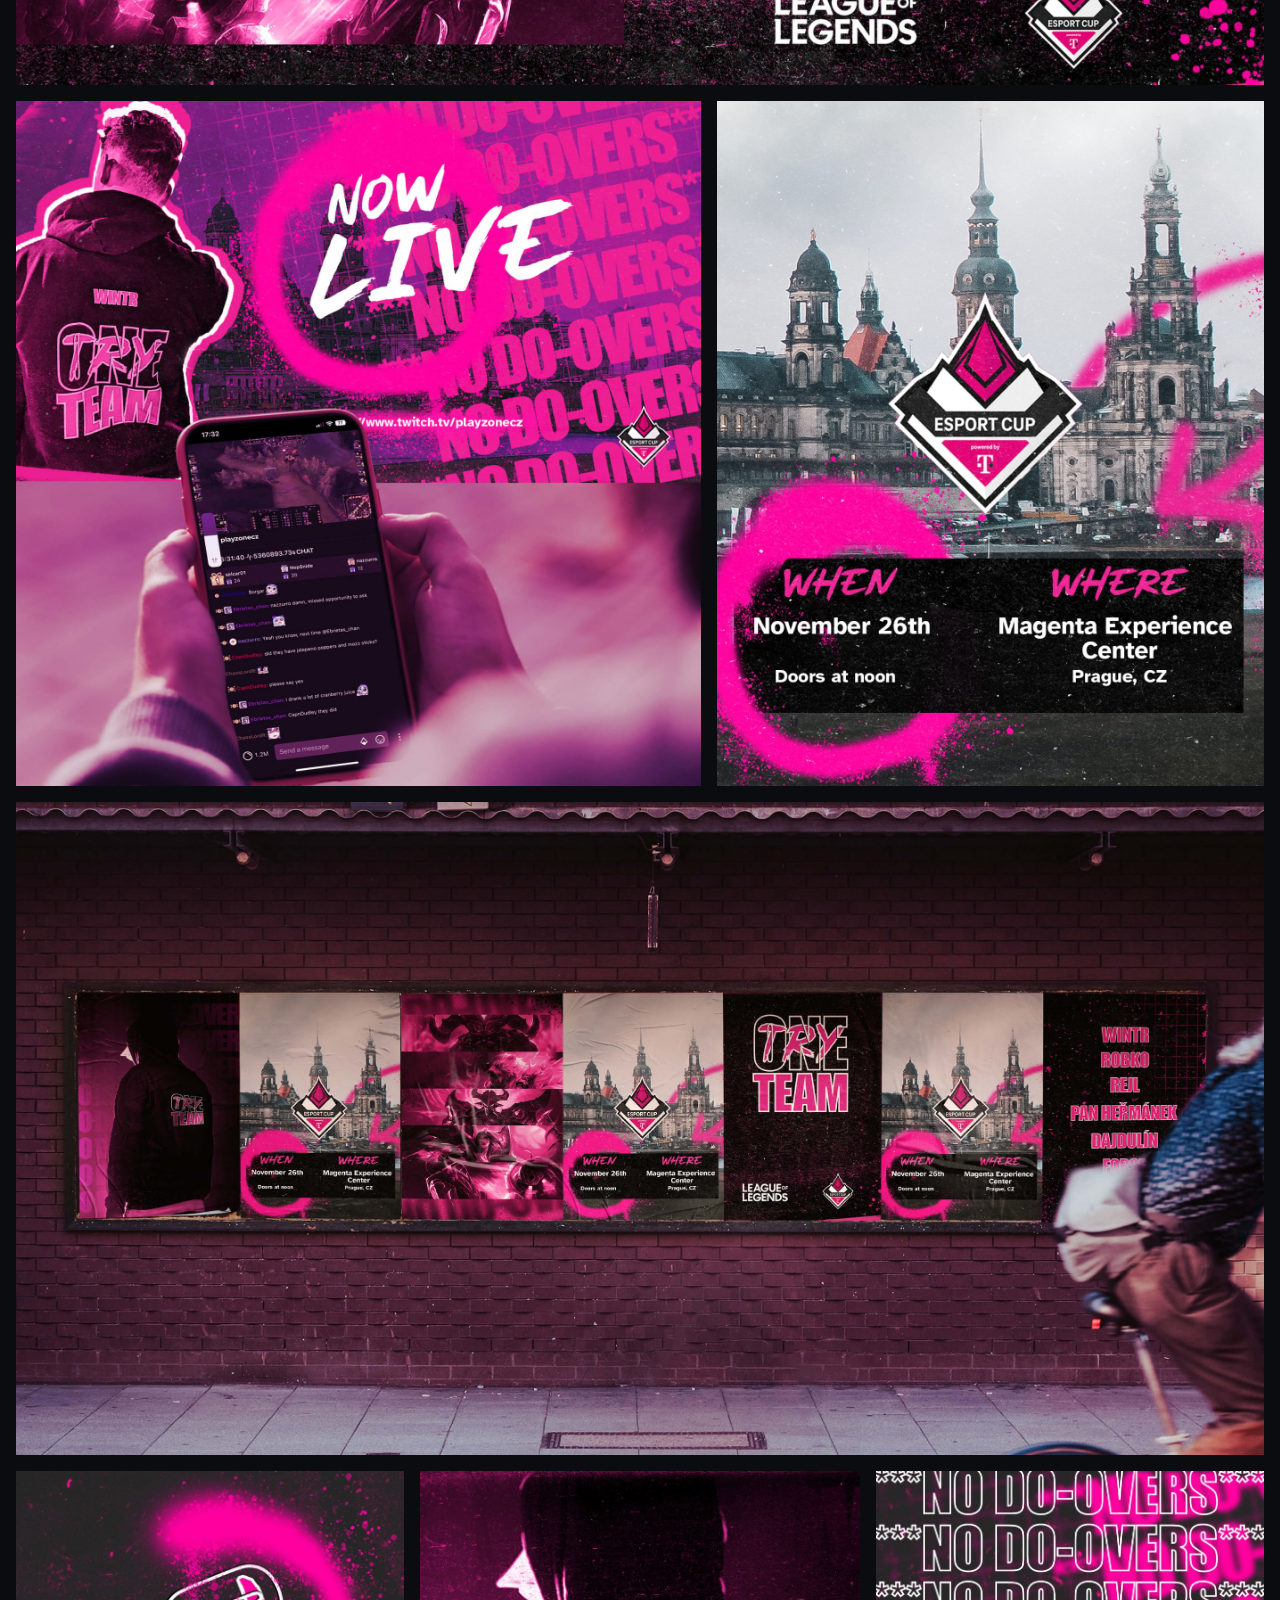
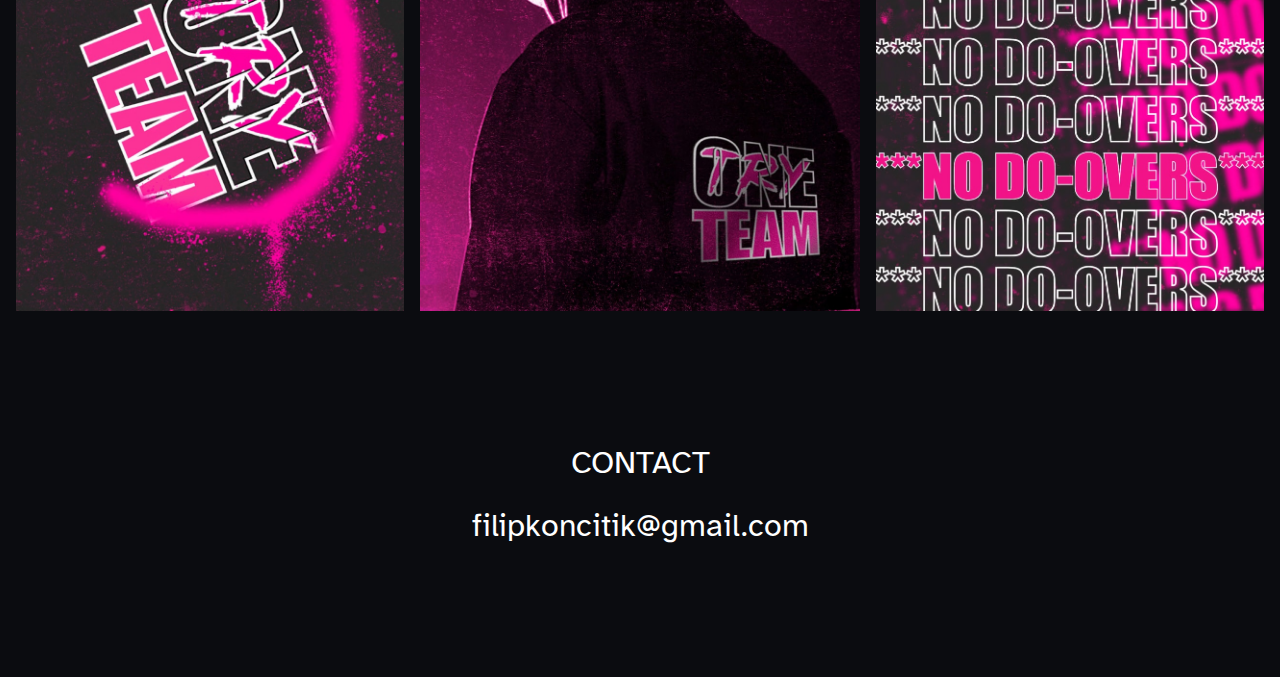
<file: pages/ott.html>
<!DOCTYPE html>
<html lang="en">
<head>
    <meta charset="UTF-8">
    <meta name="viewport" content="width=device-width, initial-scale=1.0">
    <title>ONE TRY TEAM</title>
    <link rel="stylesheet" href="styles/projects.css">
    <link rel="stylesheet" href="styles/ott.css">
    <link rel="preconnect" href="https://fonts.googleapis.com">
    <link rel="preconnect" href="https://fonts.gstatic.com" crossorigin>
    <link href="https://fonts.googleapis.com/css2?family=Atkinson+Hyperlegible:ital,wght@0,400;0,700;1,400;1,700&display=swap" rel="stylesheet">
</head>
<body>
<div class="project_container">
    <div class="title_container">
        <div class="project_description">
            <h1>ONE TRY TEAM</h1>
            <h2>VISUAL IDENTITY</h2>
        </div>
        <div class="deliverables_container">
            <h2>DELIVERABLES:</h2>
            <div class="deliverables_description">
                <p>LOGO DESIGN, MERCH DESIGN,</p>
                <p>SOCIAL MEDIA GRAPHICS, ANIMATIONS</p>
            </div>
        </div>
        <div class="flex_filler">
        </div>
    </div>
    <div class="video_container">
        <video autoplay muted loop playsinline>
            <source src="../images/ott/OTT.mp4" type="video/mp4">
            Your browser does not support the video tag.
        </video>
    </div>
    <div class="grid_container">
        <div class="ott_grid">
            <img id="image1" src="../images/ott/OTT_01.jpg" alt="OTT 1">
            <img id="image2" src="../images/ott/OTT_02.jpg" alt="OTT 2">
            <img id="image3" src="../images/ott/OTT_03.jpg" alt="OTT 3">
            <img id="image4" src="../images/ott/OTT_04.jpg" alt="OTT 4">
            <img id="image5" src="../images/ott/OTT_05.jpg" alt="OTT 5">
            <img id="image6" src="../images/ott/OTT_06.jpg" alt="OTT 6">
            <img id="image7" src="../images/ott/OTT_07.jpg" alt="OTT 7">
        </div>
    </div>

</div>
<footer>

    <p>CONTACT</p>
    <p>filipkoncitik@gmail.com</p>

</footer>
</body>
</html>
</file>
<file: pages/styles/projects.css>
body {
    padding: 0;
    margin: 0;
    background-color: #0B0C10;
    font-family: "Atkinson Hyperlegible", sans-serif;
    color: white;
}

a {
    all: unset;
}

.project_container{
    display: flex;
    flex-direction: column;
    justify-content: center;
    align-items: center;
    padding: 0 16px;
}

.title_container {
    width: 100%;
    max-width: 1400px;
    margin: 0;
    display: flex;
    flex-direction: column;
}

@media(max-width: 800px){
    .title_container{
        flex-direction: column;
        align-items: flex-start;
    }
}


.project_description{
}

.project_description h1{
    font-size: 30px;
    font-weight: 400;
    margin-top: 20px;
    margin-bottom: -8px;
    overflow-x: visible;
}

.project_description h2{
    font-size: 30px;
    font-weight: 400;
    margin-top: 0;
    margin-bottom: 30px;
}


.deliverables_container h2{
    font-size: 30px;
    font-weight: 400;
    margin: 0;
}

.deliverables_container{

}

.deliverables_description p{
    font-size: 16px;
    margin: -4px 0;
}

.video_container{
    display: flex;
    flex-direction: column;
    padding: 50px 0 96px 0;
}

.video_container video{
    width: 100%;
    max-width: 1800px;
    height: auto;
    aspect-ratio: 1920 / 1080;
}

.video_container img{
    width: 100%;
    max-width: 1800px;
    height: auto;
}

.grid_container{
    width: 100%;
    display: flex;
    flex-direction: column;
    justify-content: center;
    align-items: center;
}

footer {
    display: flex;
    flex-direction: column;
    justify-content: space-between;
    align-items: center;
    padding: 120px 0;
    color: white;
    font-size: 32px;
}

footer p{
    margin: 12px;
}
</file>
<file: pages/styles/about_me.css>
.about_grid{
    width: 100%;
    max-width: 1400px;
    display:grid;
    grid-template-columns: minmax(1fr, 50%) minmax(1fr, 50%);
    grid-template-rows: minmax(auto, 37.3%) minmax(auto, 21.6%) minmax(auto, 15.9%) minmax(auto, 25.2%);
    gap: 16px;
}

.about_grid img{
    width: 100%;
    height: 100%;
    object-fit: cover;
}

#image1{
    grid-column: 1/2;
    grid-row: 1/3;
}

#image2{
    grid-column: 2/3;
    grid-row: 1/2;
}

#image3{
    grid-column: 1/2;
    grid-row: 3/5;
}

#image4{
    grid-column: 2/3;
    grid-row: 2/4;
}

#image5{
    grid-column: 2/3;
}
</file>
<file: pages/styles/cosplay.css>
.cosplay_grid{
    width: 100%;
    max-width: 1400px;
    display:grid;
    grid-template-columns: minmax(auto, 33%) minmax(auto, 11.5%) minmax(auto, 10.9%) minmax(auto, 10.5%) minmax(auto, 33%);
    gap: 16px;

}

.cosplay_grid img{
    width: 100%;
    height: 100%;
    object-fit: cover;
}

#image1{
    grid-column: 1/3;
}

.comparison_container :nth-child(2){
    display: none;
}

.comparison_container:hover :nth-child(2){
    display: inline-block;

}

.comparison_container:hover :nth-child(1){
    display:none;

}

#image2{
    grid-column: 3/6;
}

#image3{
    grid-column: 1/4;
}

#image4{
    grid-column: 4/6;
}

#image5{
    grid-column: 1/3;
}

#image6{
    grid-column: 3/6;
}

#image7{
    grid-column: 1/2;
}

#image8{
    grid-column: 2/5;
}

#image9{
    grid-column: 5/6;
}
</file>
<file: pages/styles/extended.css>
.extended_grid{
    width: 100%;
    max-width: 1400px;
    display:grid;
    grid-template-columns: minmax(auto, 33%) minmax(auto, 22.5%) minmax(auto, 11.5%) minmax(auto, 33%);
    gap: 16px;
}

.extended_grid img{
    width: 100%;
    height: 100%;
    object-fit: cover;
}


#image1{
    grid-column: 1/5;
}

#image2{
    grid-column: 1/3;
}

#image3{
    grid-column: 3/5;
}

#image4{
    grid-column: 1/5;
}

#image5{
    grid-column: 1/2;
}

#image6{
    grid-column: 2/4;
}

#image7{
    grid-column: 4/5;
}

#image8{
    grid-column: 1/5;
}

#image9{
    grid-column: 1/5;
}
</file>
<file: pages/styles/freedoh.css>
.freedoh_grid{
    width: 100%;
    max-width: 1400px;
    display:grid;
    grid-template-columns: minmax(auto, 44.5%) minmax(auto, 11%)minmax(auto, 44.5%);
    gap: 16px;

}

.freedoh_grid img{
    width: 100%;
    height: 100%;
    object-fit: cover;
}

#image1{
    grid-column: 1/4;
}

#image2{
    grid-column: 1/3;
}

#image3{
    grid-column: 3/4;
}

#image4{
    grid-column: 1/4;
}

#image5{
    grid-column: 1/3;
}

#image6{
    grid-column: 3/4;
}

#image7{
    grid-column: 1/2;
}

#image8{
    grid-column: 2/4;
}

#image9{
    grid-column: 1/4;
}

#image10{
    grid-column: 1/4;
}

#image11{
    grid-column: 1/4;
}

#image12{
    grid-column: 1/3;
}

#image13{
    grid-column: 3/4;
}
</file>
<file: pages/styles/mojekafe.css>
.mojekafe_grid{
    width: 100%;
    max-width: 1400px;
    display:grid;
    grid-template-columns: minmax(auto, 44.1%)  minmax(auto, 55.9%);
    gap: 16px;
}

.mojekafe_grid img{
    width: 100%;
    height: 100%;
    object-fit: cover;
    padding-bottom: 120px;
}

.visit_container{
    align-self: flex-start;
    display: flex;
    justify-content: center;
    margin-top: 8px;
}

.visit_container h2{
    font-weight: 500;
    font-size: 30px;
    margin: 0;
}

.visit_container img{
    width: 26px;
    height: 26px;
}

.visit_container:hover{
    cursor: pointer;

}

.link_container{
    display: flex;
    justify-content: center;
    align-items: center;
    margin-top: 8px;
    gap: 12px;
}

#image1{
    grid-column: 1/3;
}

#image2{
    grid-column: 1/3;
}

#image3{
    grid-column: 1/2;
}

#image4{
    grid-column: 2/3;
}
</file>
<file: pages/styles/ott.css>
.ott_grid{
    width: 100%;
    max-width: 1400px;
    display:grid;
    grid-template-columns: minmax(auto, 33%) minmax(auto, 22.5%) minmax(auto, 11.5%) minmax(auto, 33%);
    gap: 16px;

}

.ott_grid img{
    width: 100%;
    height: 100%;
    object-fit: cover;

}

#image1{
    grid-column: 1/5;
}

#image2{
    grid-column: 1/3;
}

#image3{
    grid-column: 3/5;
}

#image4{
    grid-column: 1/5;
}

#image5{
    grid-column: 1/2;
}

#image6{
    grid-column: 2/4;
}

#image7{
    grid-column: 4/5;
}
</file>
